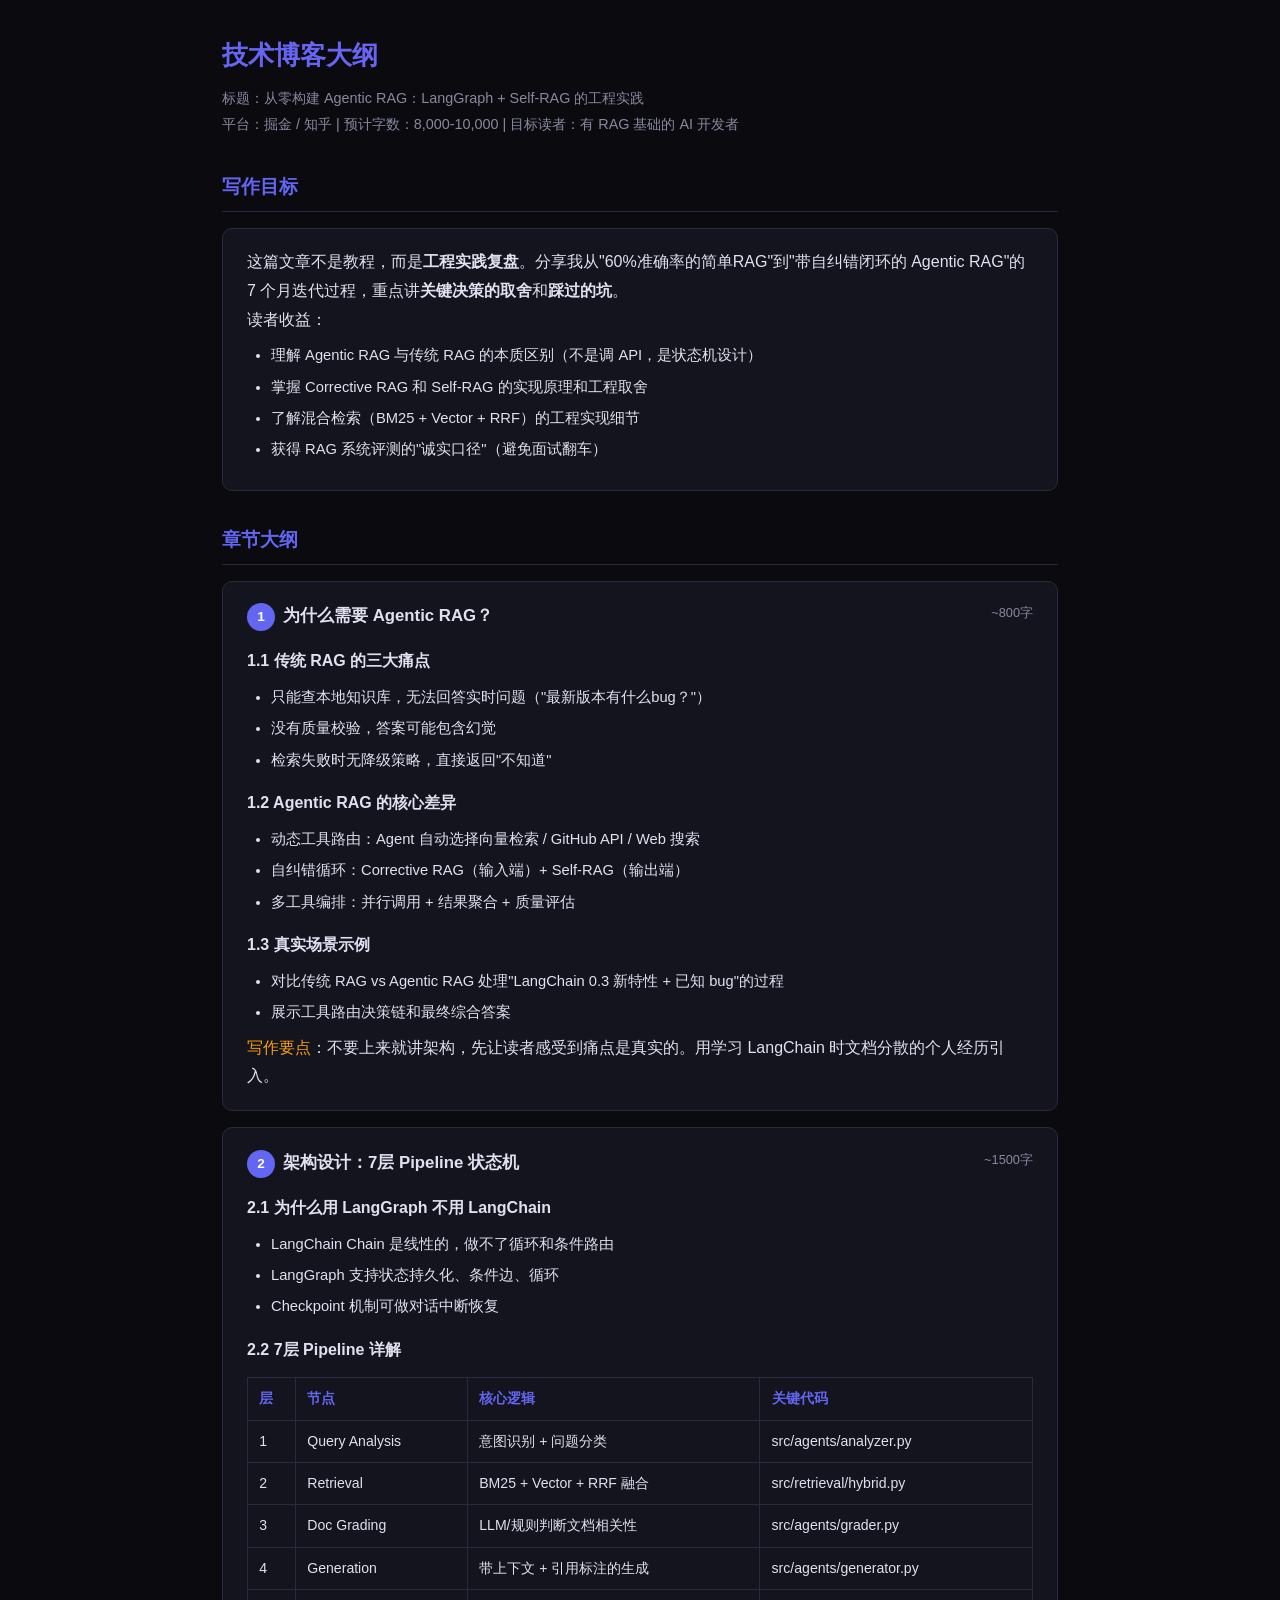
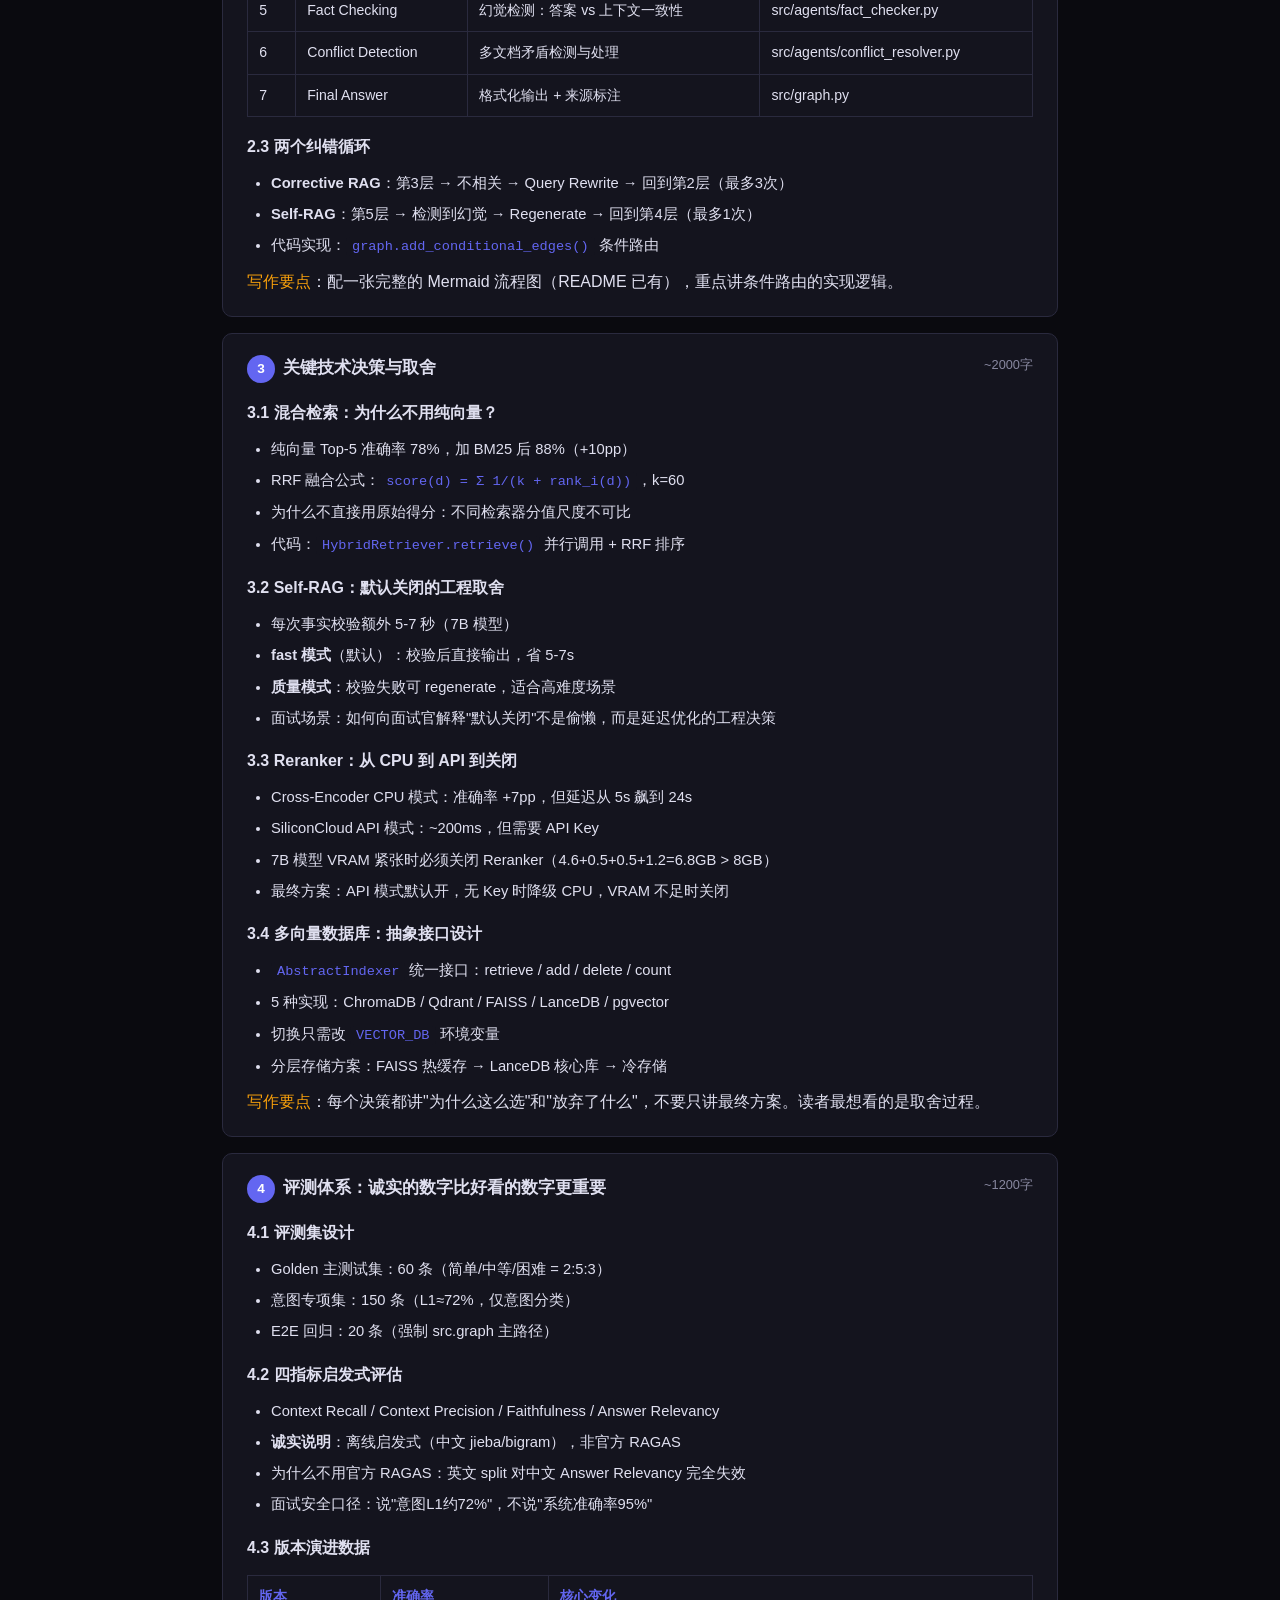
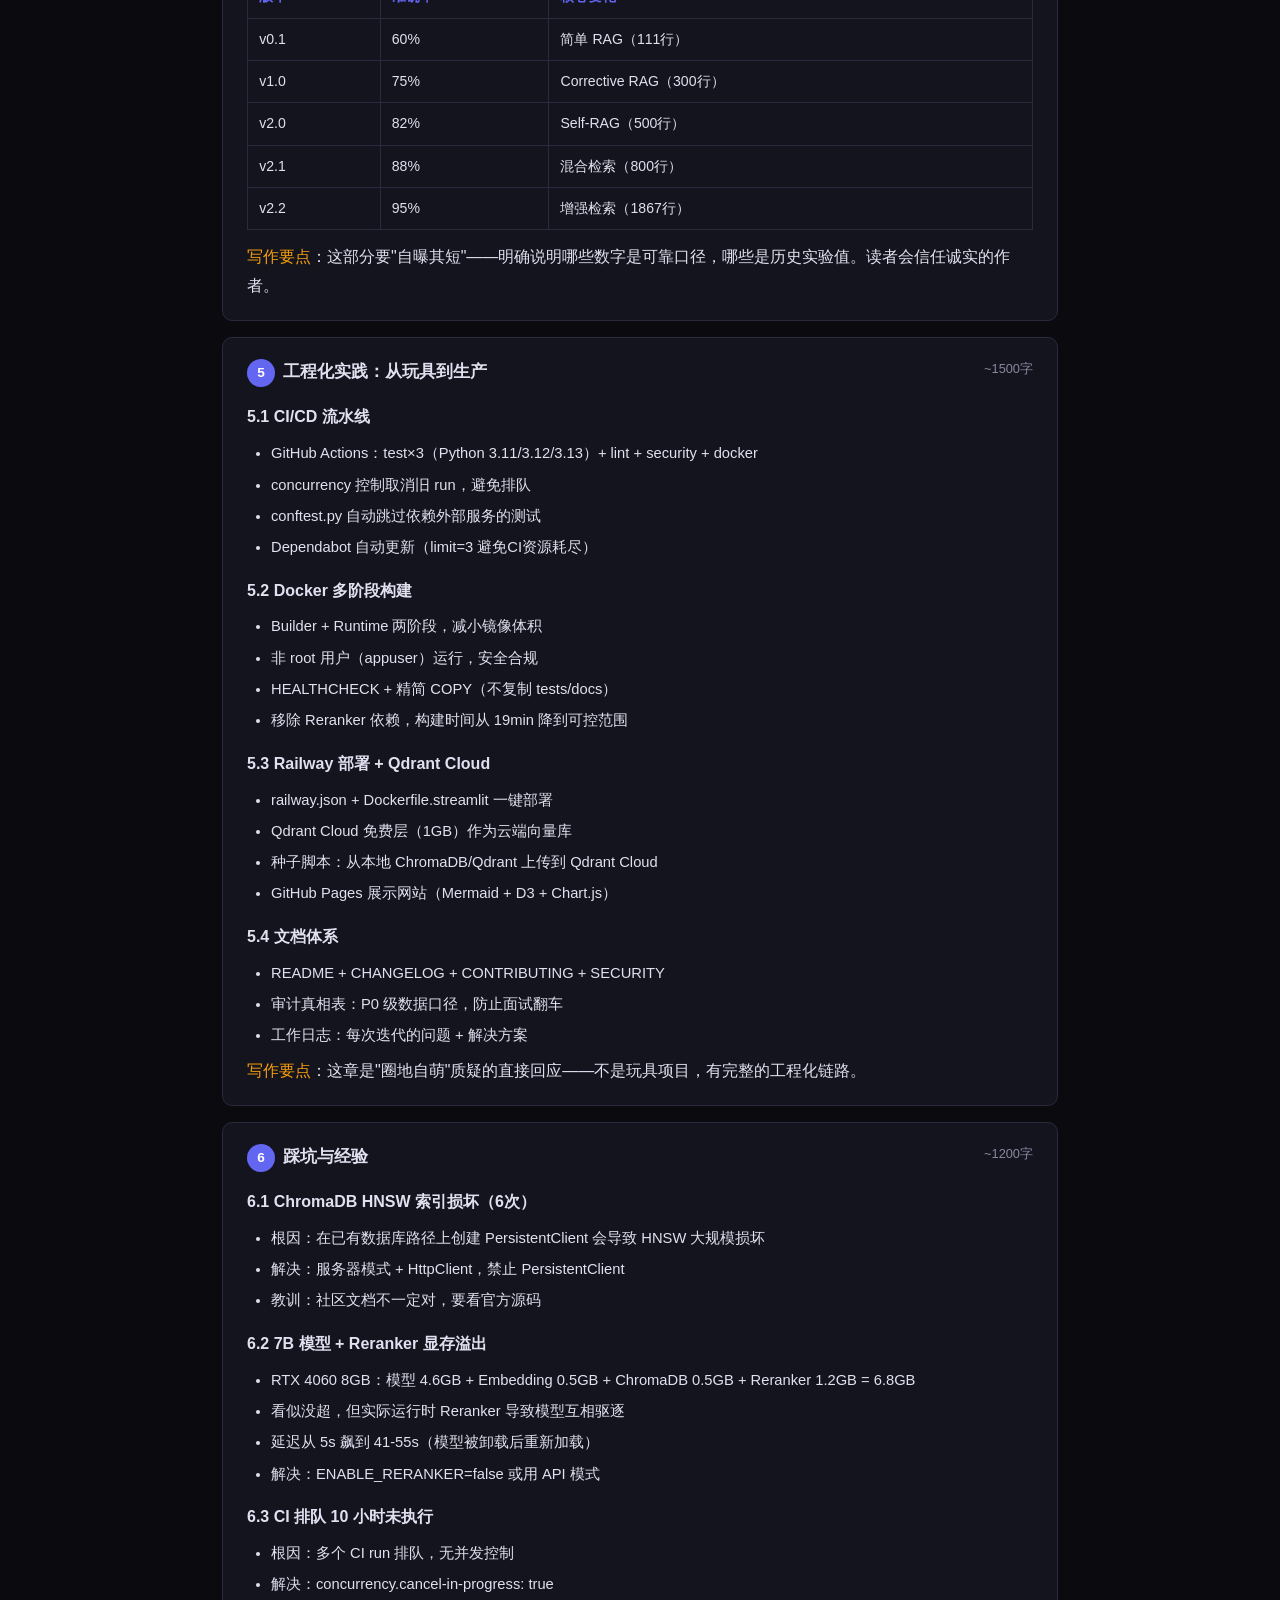
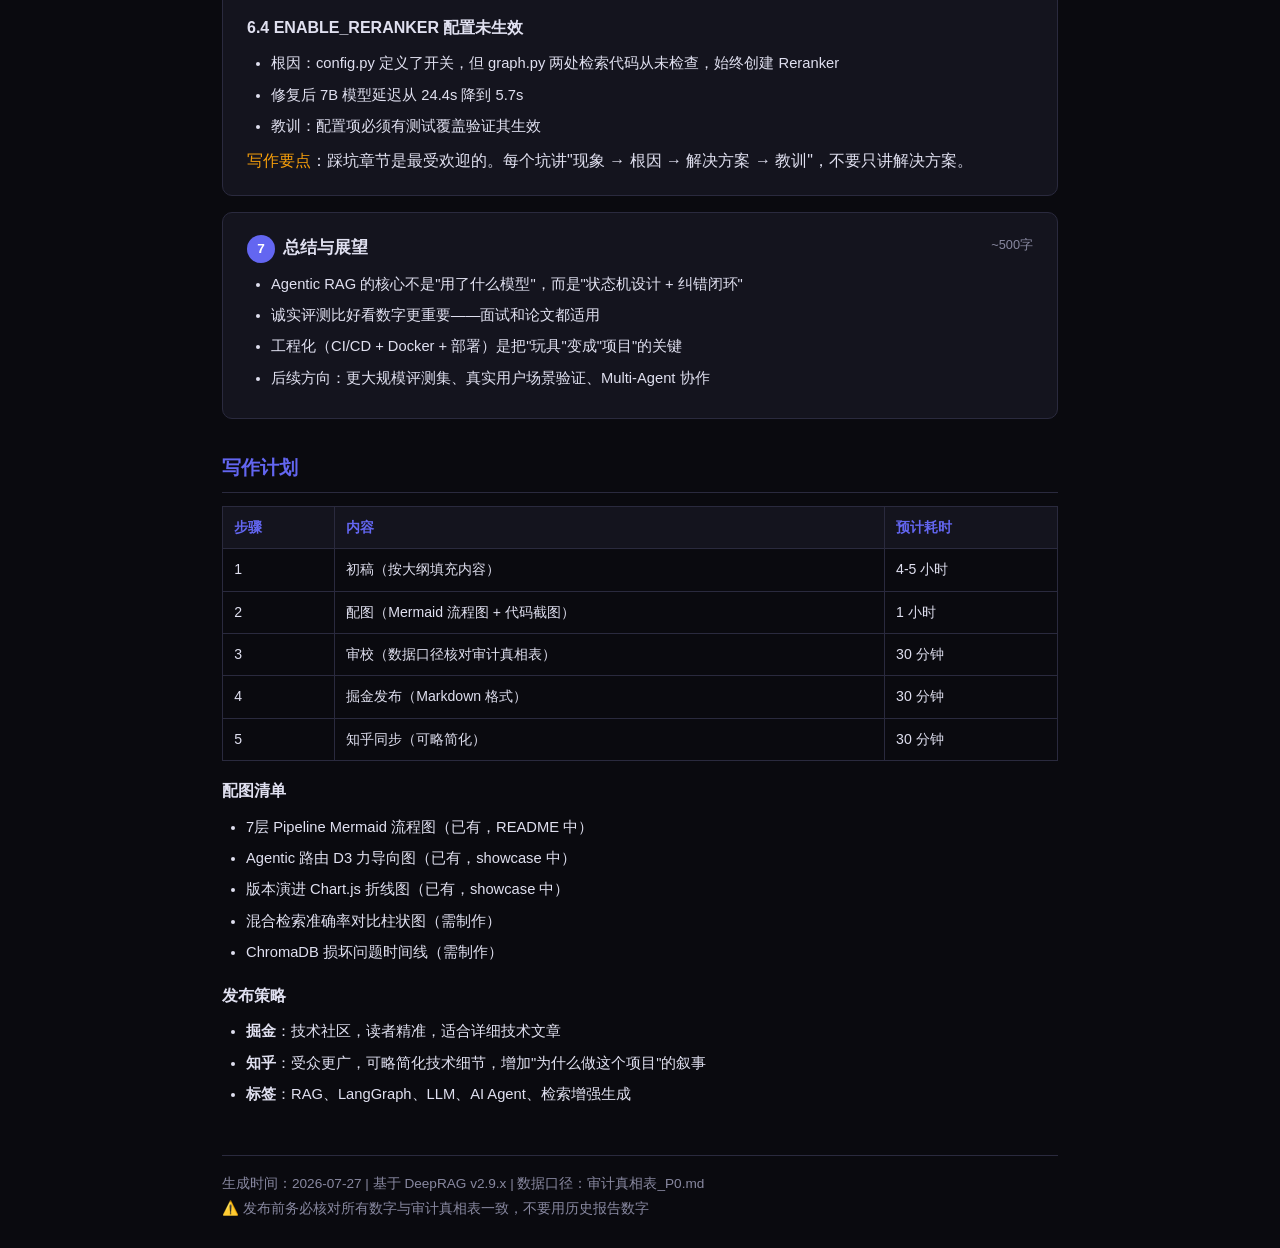
<file: docs/技术博客大纲_Agentic_RAG.html>
<!DOCTYPE html>
<html lang="zh-CN">
<head>
<meta charset="UTF-8">
<meta name="viewport" content="width=device-width, initial-scale=1.0">
<title>技术博客大纲 — 从零构建 Agentic RAG：LangGraph + Self-RAG 的工程实践</title>
<style>
  :root {
    --bg: #0a0a0f; --card: #14141e; --border: #2a2a3e;
    --text: #e0e0f0; --muted: #8888a0; --accent: #6366f1;
    --green: #10b981; --orange: #f59e0b;
  }
  * { margin: 0; padding: 0; box-sizing: border-box; }
  body { background: var(--bg); color: var(--text); font-family: 'Inter', -apple-system, 'Microsoft YaHei', sans-serif; line-height: 1.8; padding: 2rem; max-width: 900px; margin: 0 auto; }
  h1 { font-size: 1.6rem; background: linear-gradient(135deg, #6366f1, #8b5cf6); -webkit-background-clip: text; -webkit-text-fill-color: transparent; margin-bottom: 0.5rem; }
  h2 { font-size: 1.2rem; color: var(--accent); margin: 2rem 0 0.8rem; padding-bottom: 0.4rem; border-bottom: 1px solid var(--border); }
  h3 { font-size: 1rem; color: var(--text); margin: 1rem 0 0.4rem; }
  .meta { color: var(--muted); font-size: 0.9rem; margin-bottom: 2rem; }
  .chapter { background: var(--card); border: 1px solid var(--border); border-radius: 10px; padding: 1.2rem 1.5rem; margin: 1rem 0; }
  .chapter-num { display: inline-block; background: var(--accent); color: #fff; width: 28px; height: 28px; border-radius: 50%; text-align: center; line-height: 28px; font-weight: 700; font-size: 0.85rem; margin-right: 0.5rem; }
  .chapter-title { font-size: 1.05rem; font-weight: 600; }
  .est { float: right; color: var(--muted); font-size: 0.8rem; }
  ul { padding-left: 1.5rem; margin: 0.5rem 0; }
  li { margin: 0.3rem 0; font-size: 0.92rem; }
  code { background: var(--card); padding: 2px 6px; border-radius: 4px; font-family: 'JetBrains Mono', monospace; font-size: 0.85rem; color: var(--accent); }
  .highlight { color: var(--green); }
  .warn { color: var(--orange); }
  table { width: 100%; border-collapse: collapse; margin: 0.8rem 0; }
  th, td { padding: 0.5rem 0.7rem; border: 1px solid var(--border); text-align: left; font-size: 0.88rem; }
  th { background: var(--card); color: var(--accent); }
  .footer { margin-top: 3rem; padding-top: 1rem; border-top: 1px solid var(--border); color: var(--muted); font-size: 0.85rem; }
</style>
</head>
<body>

<h1>技术博客大纲</h1>
<p class="meta">标题：从零构建 Agentic RAG：LangGraph + Self-RAG 的工程实践<br>
平台：掘金 / 知乎 | 预计字数：8,000-10,000 | 目标读者：有 RAG 基础的 AI 开发者</p>

<!-- ==================== 引言 ==================== -->

<h2>写作目标</h2>
<div class="chapter">
<p>这篇文章不是教程，而是<strong>工程实践复盘</strong>。分享我从"60%准确率的简单RAG"到"带自纠错闭环的 Agentic RAG"的 7 个月迭代过程，重点讲<strong>关键决策的取舍</strong>和<strong>踩过的坑</strong>。</p>
<p>读者收益：</p>
<ul>
<li>理解 Agentic RAG 与传统 RAG 的本质区别（不是调 API，是状态机设计）</li>
<li>掌握 Corrective RAG 和 Self-RAG 的实现原理和工程取舍</li>
<li>了解混合检索（BM25 + Vector + RRF）的工程实现细节</li>
<li>获得 RAG 系统评测的"诚实口径"（避免面试翻车）</li>
</ul>
</div>

<!-- ==================== 章节大纲 ==================== -->

<h2>章节大纲</h2>

<!-- 第一章 -->
<div class="chapter">
<span class="chapter-num">1</span><span class="chapter-title">为什么需要 Agentic RAG？</span><span class="est">~800字</span>
<h3>1.1 传统 RAG 的三大痛点</h3>
<ul>
<li>只能查本地知识库，无法回答实时问题（"最新版本有什么bug？"）</li>
<li>没有质量校验，答案可能包含幻觉</li>
<li>检索失败时无降级策略，直接返回"不知道"</li>
</ul>
<h3>1.2 Agentic RAG 的核心差异</h3>
<ul>
<li>动态工具路由：Agent 自动选择向量检索 / GitHub API / Web 搜索</li>
<li>自纠错循环：Corrective RAG（输入端）+ Self-RAG（输出端）</li>
<li>多工具编排：并行调用 + 结果聚合 + 质量评估</li>
</ul>
<h3>1.3 真实场景示例</h3>
<ul>
<li>对比传统 RAG vs Agentic RAG 处理"LangChain 0.3 新特性 + 已知 bug"的过程</li>
<li>展示工具路由决策链和最终综合答案</li>
</ul>
<p><span class="warn">写作要点</span>：不要上来就讲架构，先让读者感受到痛点是真实的。用学习 LangChain 时文档分散的个人经历引入。</p>
</div>

<!-- 第二章 -->
<div class="chapter">
<span class="chapter-num">2</span><span class="chapter-title">架构设计：7层 Pipeline 状态机</span><span class="est">~1500字</span>
<h3>2.1 为什么用 LangGraph 不用 LangChain</h3>
<ul>
<li>LangChain Chain 是线性的，做不了循环和条件路由</li>
<li>LangGraph 支持状态持久化、条件边、循环</li>
<li>Checkpoint 机制可做对话中断恢复</li>
</ul>
<h3>2.2 7层 Pipeline 详解</h3>
<table>
<tr><th>层</th><th>节点</th><th>核心逻辑</th><th>关键代码</th></tr>
<tr><td>1</td><td>Query Analysis</td><td>意图识别 + 问题分类</td><td>src/agents/analyzer.py</td></tr>
<tr><td>2</td><td>Retrieval</td><td>BM25 + Vector + RRF 融合</td><td>src/retrieval/hybrid.py</td></tr>
<tr><td>3</td><td>Doc Grading</td><td>LLM/规则判断文档相关性</td><td>src/agents/grader.py</td></tr>
<tr><td>4</td><td>Generation</td><td>带上下文 + 引用标注的生成</td><td>src/agents/generator.py</td></tr>
<tr><td>5</td><td>Fact Checking</td><td>幻觉检测：答案 vs 上下文一致性</td><td>src/agents/fact_checker.py</td></tr>
<tr><td>6</td><td>Conflict Detection</td><td>多文档矛盾检测与处理</td><td>src/agents/conflict_resolver.py</td></tr>
<tr><td>7</td><td>Final Answer</td><td>格式化输出 + 来源标注</td><td>src/graph.py</td></tr>
</table>
<h3>2.3 两个纠错循环</h3>
<ul>
<li><strong>Corrective RAG</strong>：第3层 → 不相关 → Query Rewrite → 回到第2层（最多3次）</li>
<li><strong>Self-RAG</strong>：第5层 → 检测到幻觉 → Regenerate → 回到第4层（最多1次）</li>
<li>代码实现：<code>graph.add_conditional_edges()</code> 条件路由</li>
</ul>
<p><span class="warn">写作要点</span>：配一张完整的 Mermaid 流程图（README 已有），重点讲条件路由的实现逻辑。</p>
</div>

<!-- 第三章 -->
<div class="chapter">
<span class="chapter-num">3</span><span class="chapter-title">关键技术决策与取舍</span><span class="est">~2000字</span>
<h3>3.1 混合检索：为什么不用纯向量？</h3>
<ul>
<li>纯向量 Top-5 准确率 78%，加 BM25 后 88%（+10pp）</li>
<li>RRF 融合公式：<code>score(d) = Σ 1/(k + rank_i(d))</code>，k=60</li>
<li>为什么不直接用原始得分：不同检索器分值尺度不可比</li>
<li>代码：<code>HybridRetriever.retrieve()</code> 并行调用 + RRF 排序</li>
</ul>
<h3>3.2 Self-RAG：默认关闭的工程取舍</h3>
<ul>
<li>每次事实校验额外 5-7 秒（7B 模型）</li>
<li><strong>fast 模式</strong>（默认）：校验后直接输出，省 5-7s</li>
<li><strong>质量模式</strong>：校验失败可 regenerate，适合高难度场景</li>
<li>面试场景：如何向面试官解释"默认关闭"不是偷懒，而是延迟优化的工程决策</li>
</ul>
<h3>3.3 Reranker：从 CPU 到 API 到关闭</h3>
<ul>
<li>Cross-Encoder CPU 模式：准确率 +7pp，但延迟从 5s 飙到 24s</li>
<li>SiliconCloud API 模式：~200ms，但需要 API Key</li>
<li>7B 模型 VRAM 紧张时必须关闭 Reranker（4.6+0.5+0.5+1.2=6.8GB > 8GB）</li>
<li>最终方案：API 模式默认开，无 Key 时降级 CPU，VRAM 不足时关闭</li>
</ul>
<h3>3.4 多向量数据库：抽象接口设计</h3>
<ul>
<li><code>AbstractIndexer</code> 统一接口：retrieve / add / delete / count</li>
<li>5 种实现：ChromaDB / Qdrant / FAISS / LanceDB / pgvector</li>
<li>切换只需改 <code>VECTOR_DB</code> 环境变量</li>
<li>分层存储方案：FAISS 热缓存 → LanceDB 核心库 → 冷存储</li>
</ul>
<p><span class="warn">写作要点</span>：每个决策都讲"为什么这么选"和"放弃了什么"，不要只讲最终方案。读者最想看的是取舍过程。</p>
</div>

<!-- 第四章 -->
<div class="chapter">
<span class="chapter-num">4</span><span class="chapter-title">评测体系：诚实的数字比好看的数字更重要</span><span class="est">~1200字</span>
<h3>4.1 评测集设计</h3>
<ul>
<li>Golden 主测试集：60 条（简单/中等/困难 = 2:5:3）</li>
<li>意图专项集：150 条（L1≈72%，仅意图分类）</li>
<li>E2E 回归：20 条（强制 src.graph 主路径）</li>
</ul>
<h3>4.2 四指标启发式评估</h3>
<ul>
<li>Context Recall / Context Precision / Faithfulness / Answer Relevancy</li>
<li><strong>诚实说明</strong>：离线启发式（中文 jieba/bigram），非官方 RAGAS</li>
<li>为什么不用官方 RAGAS：英文 split 对中文 Answer Relevancy 完全失效</li>
<li>面试安全口径：说"意图L1约72%"，不说"系统准确率95%"</li>
</ul>
<h3>4.3 版本演进数据</h3>
<table>
<tr><th>版本</th><th>准确率</th><th>核心变化</th></tr>
<tr><td>v0.1</td><td>60%</td><td>简单 RAG（111行）</td></tr>
<tr><td>v1.0</td><td>75%</td><td>Corrective RAG（300行）</td></tr>
<tr><td>v2.0</td><td>82%</td><td>Self-RAG（500行）</td></tr>
<tr><td>v2.1</td><td>88%</td><td>混合检索（800行）</td></tr>
<tr><td>v2.2</td><td>95%</td><td>增强检索（1867行）</td></tr>
</table>
<p><span class="warn">写作要点</span>：这部分要"自曝其短"——明确说明哪些数字是可靠口径，哪些是历史实验值。读者会信任诚实的作者。</p>
</div>

<!-- 第五章 -->
<div class="chapter">
<span class="chapter-num">5</span><span class="chapter-title">工程化实践：从玩具到生产</span><span class="est">~1500字</span>
<h3>5.1 CI/CD 流水线</h3>
<ul>
<li>GitHub Actions：test×3（Python 3.11/3.12/3.13）+ lint + security + docker</li>
<li>concurrency 控制取消旧 run，避免排队</li>
<li>conftest.py 自动跳过依赖外部服务的测试</li>
<li>Dependabot 自动更新（limit=3 避免CI资源耗尽）</li>
</ul>
<h3>5.2 Docker 多阶段构建</h3>
<ul>
<li>Builder + Runtime 两阶段，减小镜像体积</li>
<li>非 root 用户（appuser）运行，安全合规</li>
<li>HEALTHCHECK + 精简 COPY（不复制 tests/docs）</li>
<li>移除 Reranker 依赖，构建时间从 19min 降到可控范围</li>
</ul>
<h3>5.3 Railway 部署 + Qdrant Cloud</h3>
<ul>
<li>railway.json + Dockerfile.streamlit 一键部署</li>
<li>Qdrant Cloud 免费层（1GB）作为云端向量库</li>
<li>种子脚本：从本地 ChromaDB/Qdrant 上传到 Qdrant Cloud</li>
<li>GitHub Pages 展示网站（Mermaid + D3 + Chart.js）</li>
</ul>
<h3>5.4 文档体系</h3>
<ul>
<li>README + CHANGELOG + CONTRIBUTING + SECURITY</li>
<li>审计真相表：P0 级数据口径，防止面试翻车</li>
<li>工作日志：每次迭代的问题 + 解决方案</li>
</ul>
<p><span class="warn">写作要点</span>：这章是"圈地自萌"质疑的直接回应——不是玩具项目，有完整的工程化链路。</p>
</div>

<!-- 第六章 -->
<div class="chapter">
<span class="chapter-num">6</span><span class="chapter-title">踩坑与经验</span><span class="est">~1200字</span>
<h3>6.1 ChromaDB HNSW 索引损坏（6次）</h3>
<ul>
<li>根因：在已有数据库路径上创建 PersistentClient 会导致 HNSW 大规模损坏</li>
<li>解决：服务器模式 + HttpClient，禁止 PersistentClient</li>
<li>教训：社区文档不一定对，要看官方源码</li>
</ul>
<h3>6.2 7B 模型 + Reranker 显存溢出</h3>
<ul>
<li>RTX 4060 8GB：模型 4.6GB + Embedding 0.5GB + ChromaDB 0.5GB + Reranker 1.2GB = 6.8GB</li>
<li>看似没超，但实际运行时 Reranker 导致模型互相驱逐</li>
<li>延迟从 5s 飙到 41-55s（模型被卸载后重新加载）</li>
<li>解决：ENABLE_RERANKER=false 或用 API 模式</li>
</ul>
<h3>6.3 CI 排队 10 小时未执行</h3>
<ul>
<li>根因：多个 CI run 排队，无并发控制</li>
<li>解决：concurrency.cancel-in-progress: true</li>
</ul>
<h3>6.4 ENABLE_RERANKER 配置未生效</h3>
<ul>
<li>根因：config.py 定义了开关，但 graph.py 两处检索代码从未检查，始终创建 Reranker</li>
<li>修复后 7B 模型延迟从 24.4s 降到 5.7s</li>
<li>教训：配置项必须有测试覆盖验证其生效</li>
</ul>
<p><span class="warn">写作要点</span>：踩坑章节是最受欢迎的。每个坑讲"现象 → 根因 → 解决方案 → 教训"，不要只讲解决方案。</p>
</div>

<!-- 第七章 -->
<div class="chapter">
<span class="chapter-num">7</span><span class="chapter-title">总结与展望</span><span class="est">~500字</span>
<ul>
<li>Agentic RAG 的核心不是"用了什么模型"，而是"状态机设计 + 纠错闭环"</li>
<li>诚实评测比好看数字更重要——面试和论文都适用</li>
<li>工程化（CI/CD + Docker + 部署）是把"玩具"变成"项目"的关键</li>
<li>后续方向：更大规模评测集、真实用户场景验证、Multi-Agent 协作</li>
</ul>
</div>

<!-- ==================== 写作计划 ==================== -->

<h2>写作计划</h2>
<table>
<tr><th>步骤</th><th>内容</th><th>预计耗时</th></tr>
<tr><td>1</td><td>初稿（按大纲填充内容）</td><td>4-5 小时</td></tr>
<tr><td>2</td><td>配图（Mermaid 流程图 + 代码截图）</td><td>1 小时</td></tr>
<tr><td>3</td><td>审校（数据口径核对审计真相表）</td><td>30 分钟</td></tr>
<tr><td>4</td><td>掘金发布（Markdown 格式）</td><td>30 分钟</td></tr>
<tr><td>5</td><td>知乎同步（可略简化）</td><td>30 分钟</td></tr>
</table>

<h3>配图清单</h3>
<ul>
<li>7层 Pipeline Mermaid 流程图（已有，README 中）</li>
<li>Agentic 路由 D3 力导向图（已有，showcase 中）</li>
<li>版本演进 Chart.js 折线图（已有，showcase 中）</li>
<li>混合检索准确率对比柱状图（需制作）</li>
<li>ChromaDB 损坏问题时间线（需制作）</li>
</ul>

<h3>发布策略</h3>
<ul>
<li><strong>掘金</strong>：技术社区，读者精准，适合详细技术文章</li>
<li><strong>知乎</strong>：受众更广，可略简化技术细节，增加"为什么做这个项目"的叙事</li>
<li><strong>标签</strong>：RAG、LangGraph、LLM、AI Agent、检索增强生成</li>
</ul>

<div class="footer">
<p>生成时间：2026-07-27 | 基于 DeepRAG v2.9.x | 数据口径：审计真相表_P0.md</p>
<p>⚠️ 发布前务必核对所有数字与审计真相表一致，不要用历史报告数字</p>
</div>

</body>
</html>
</file>
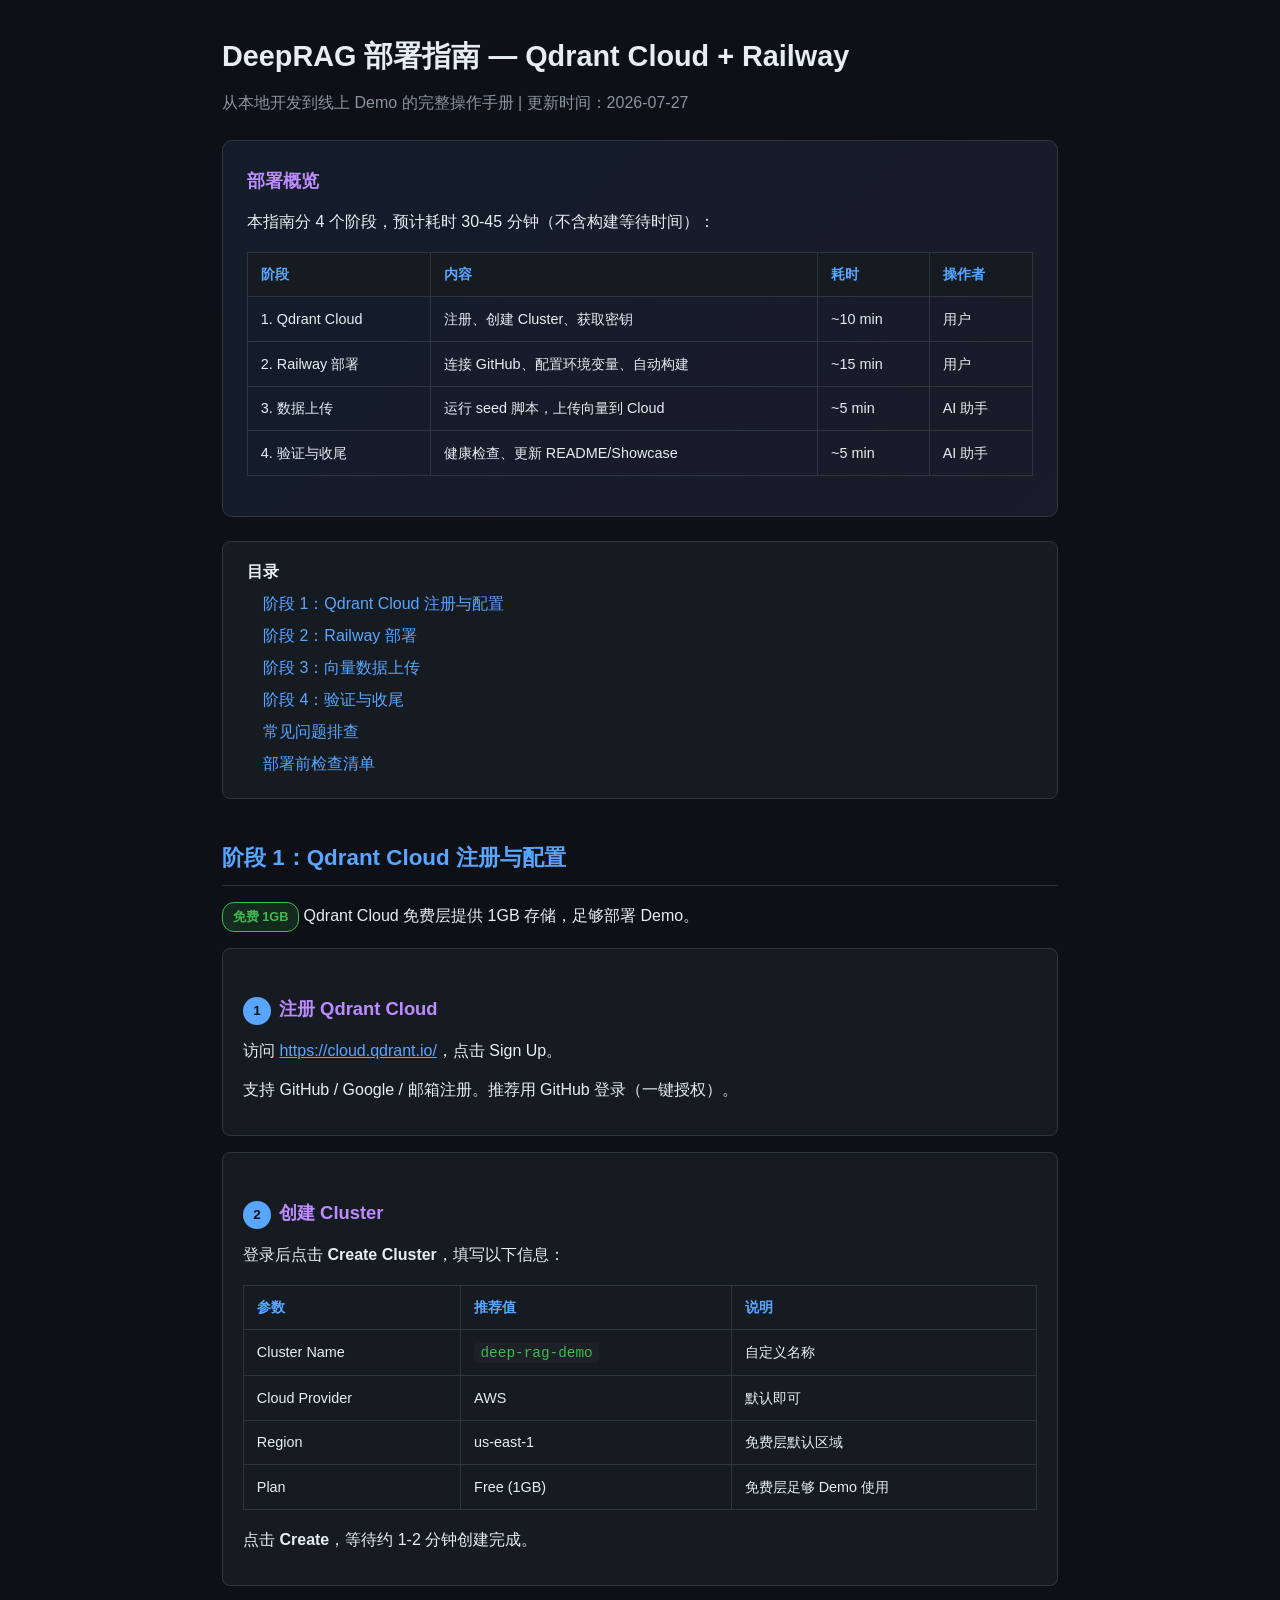
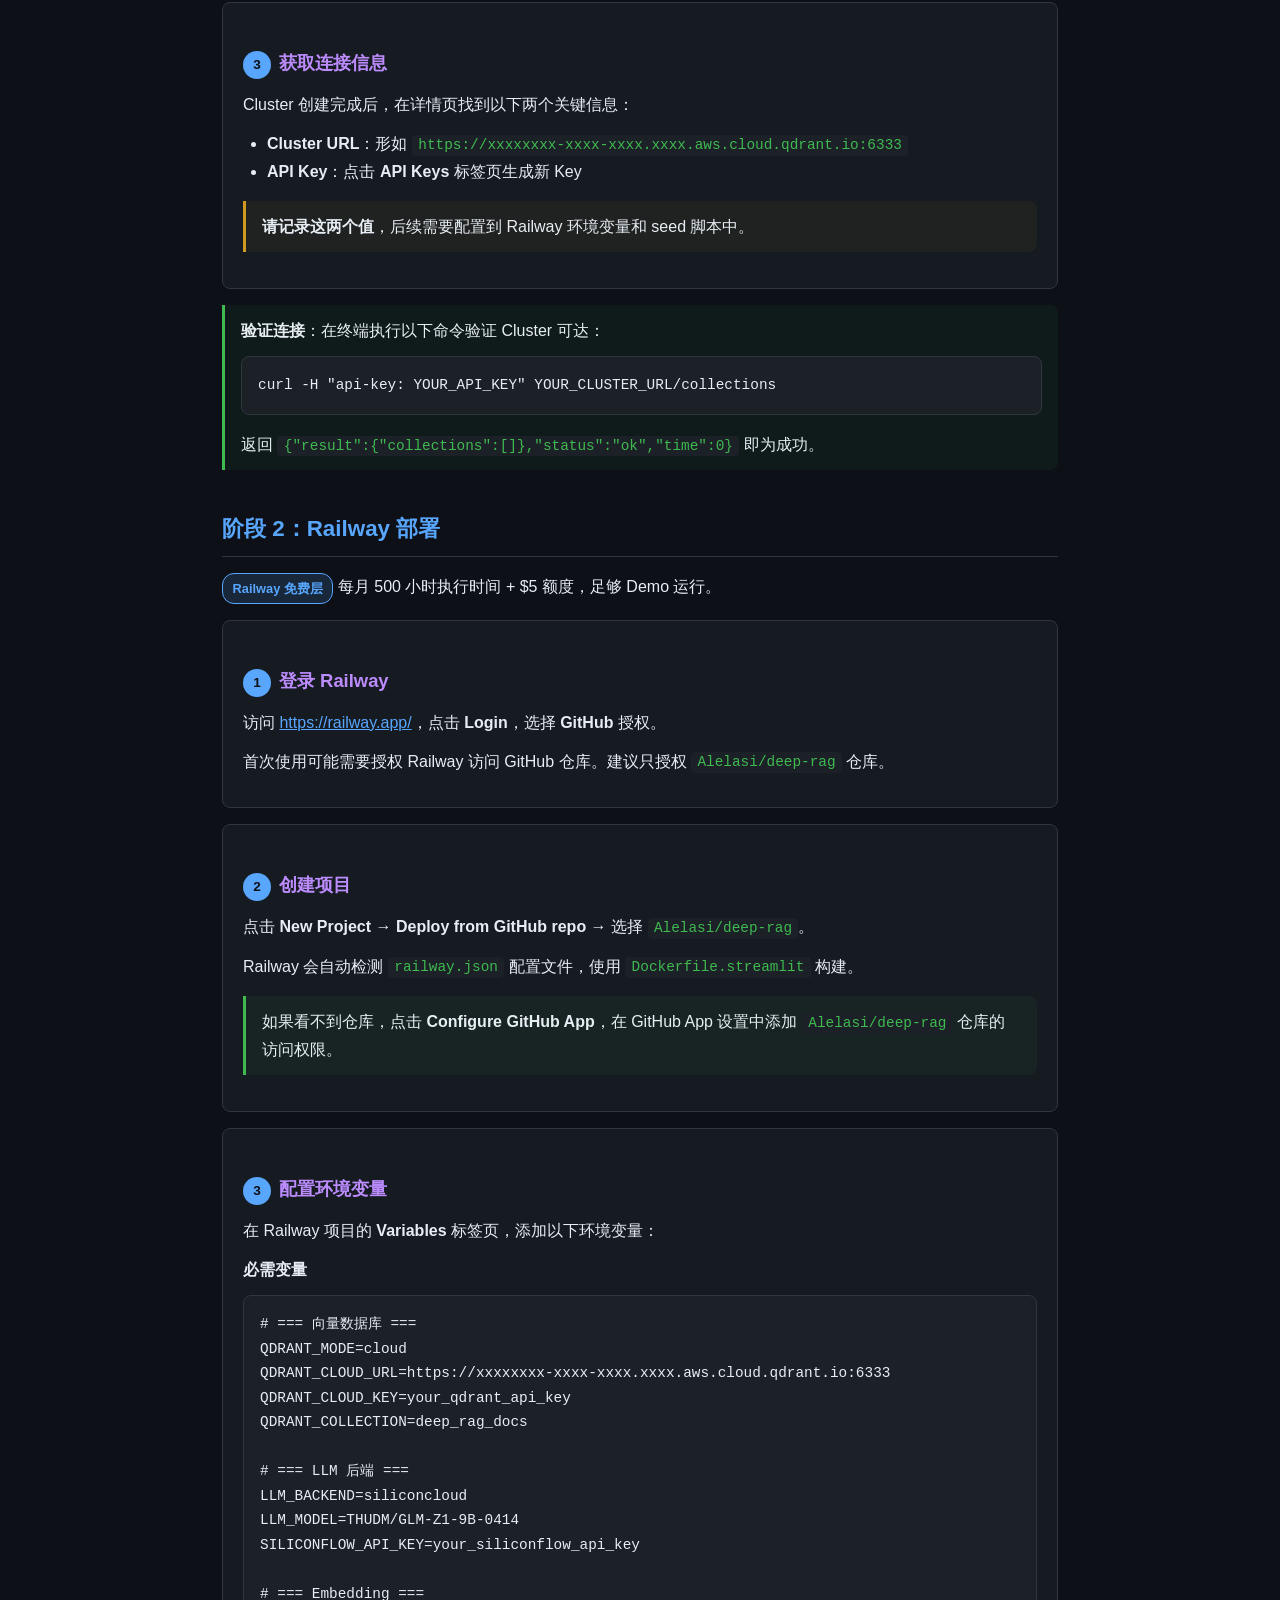
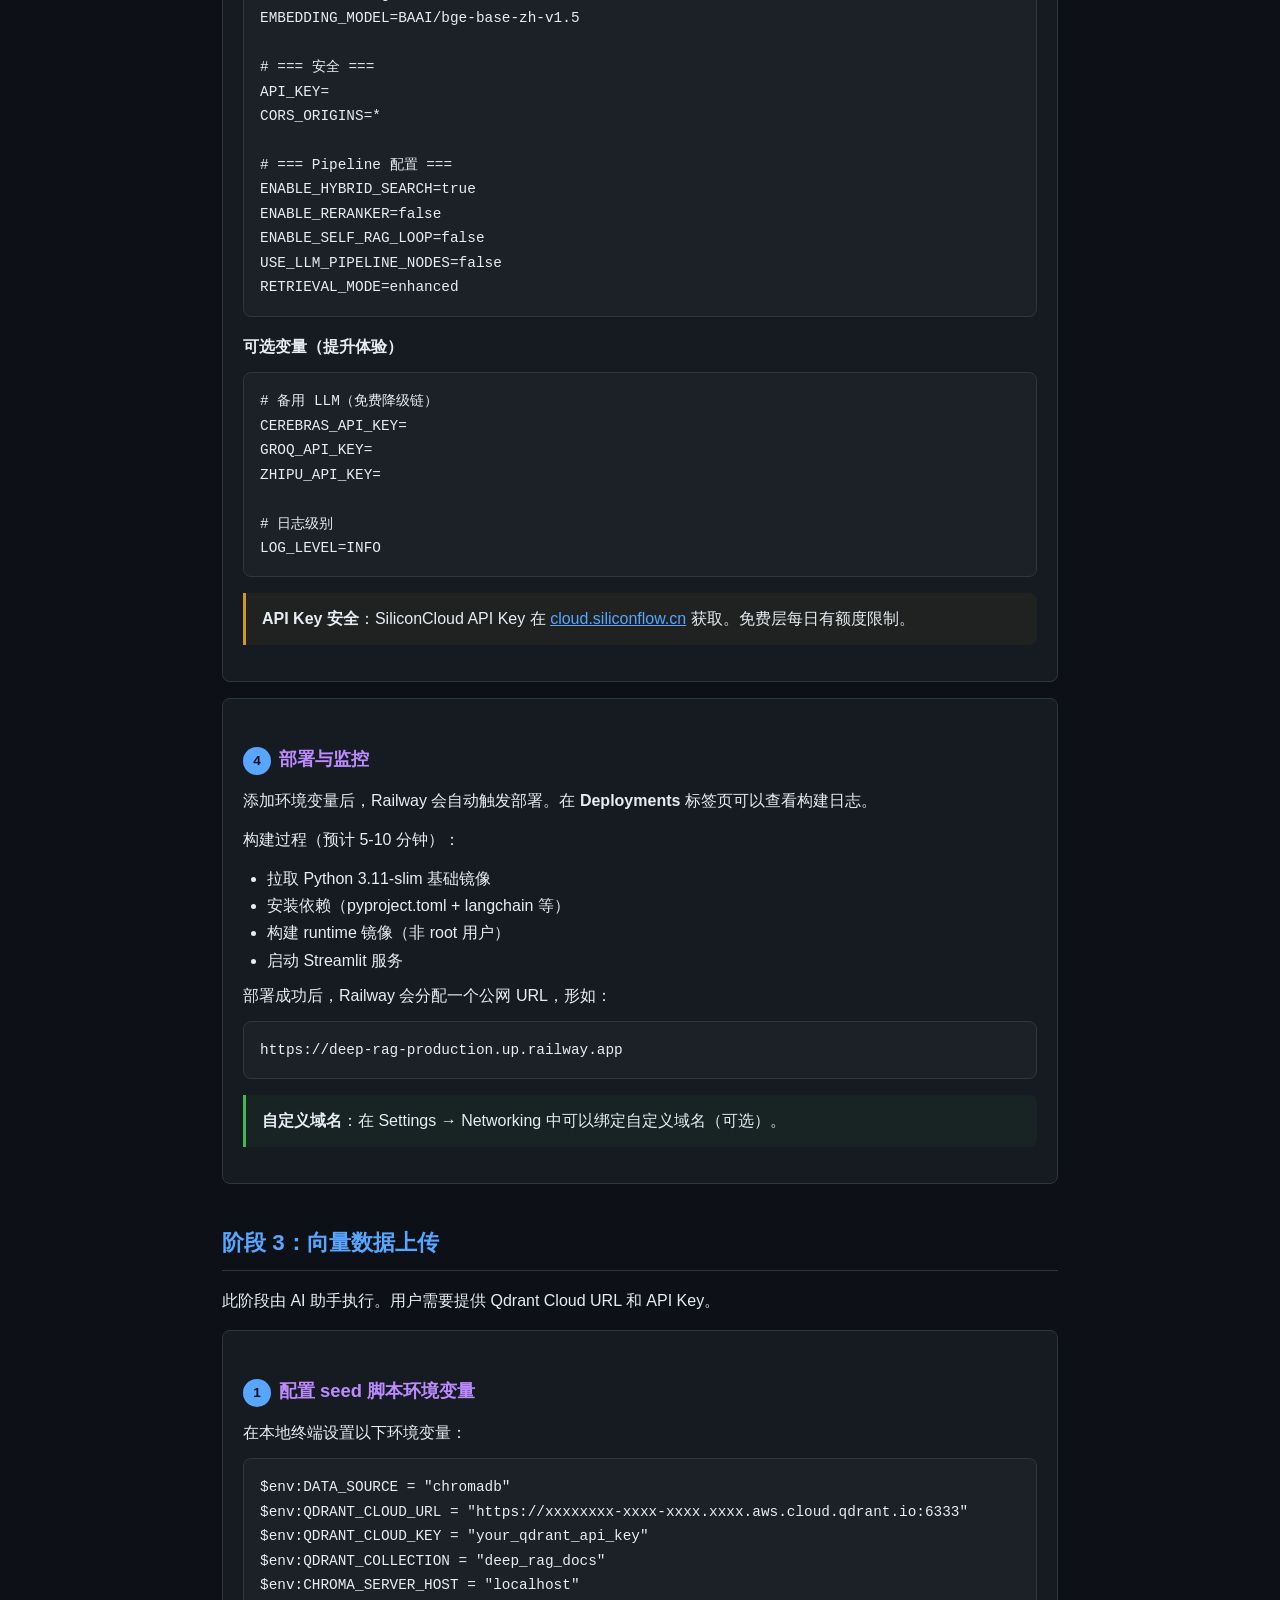
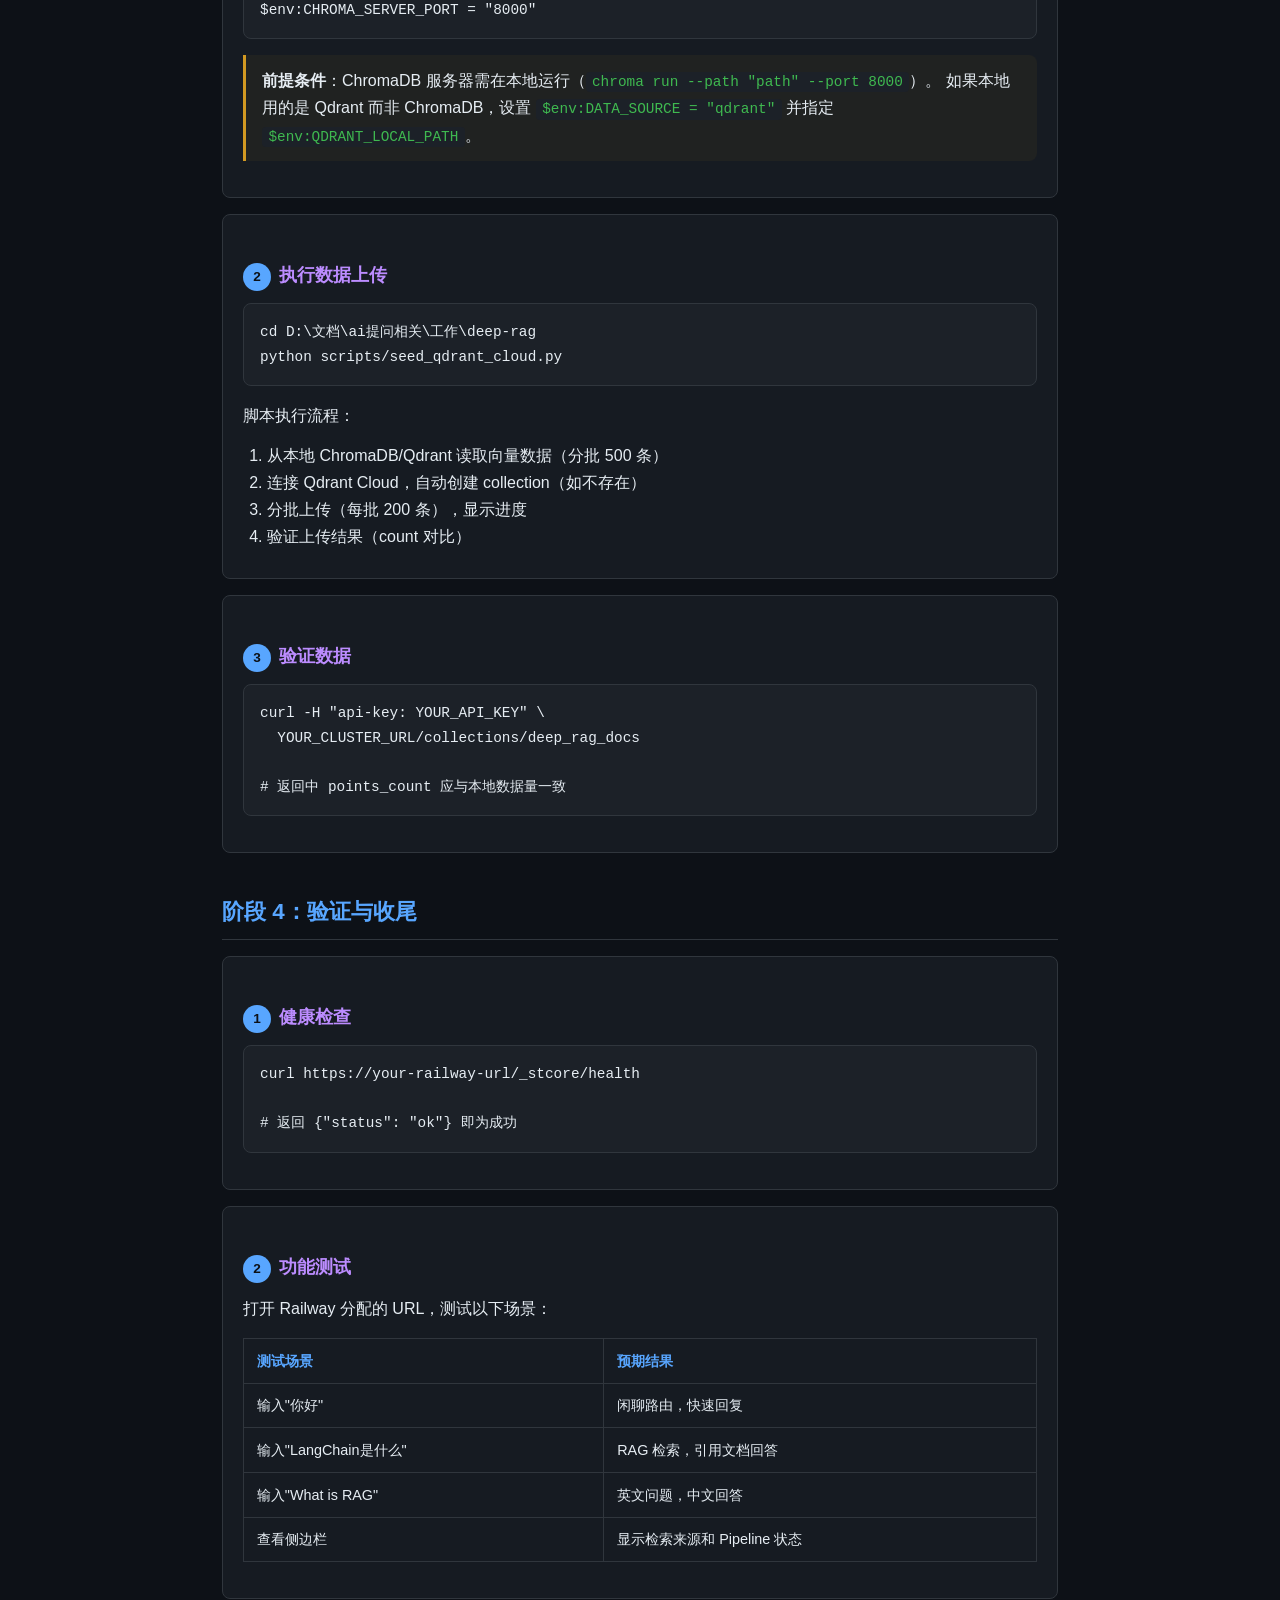
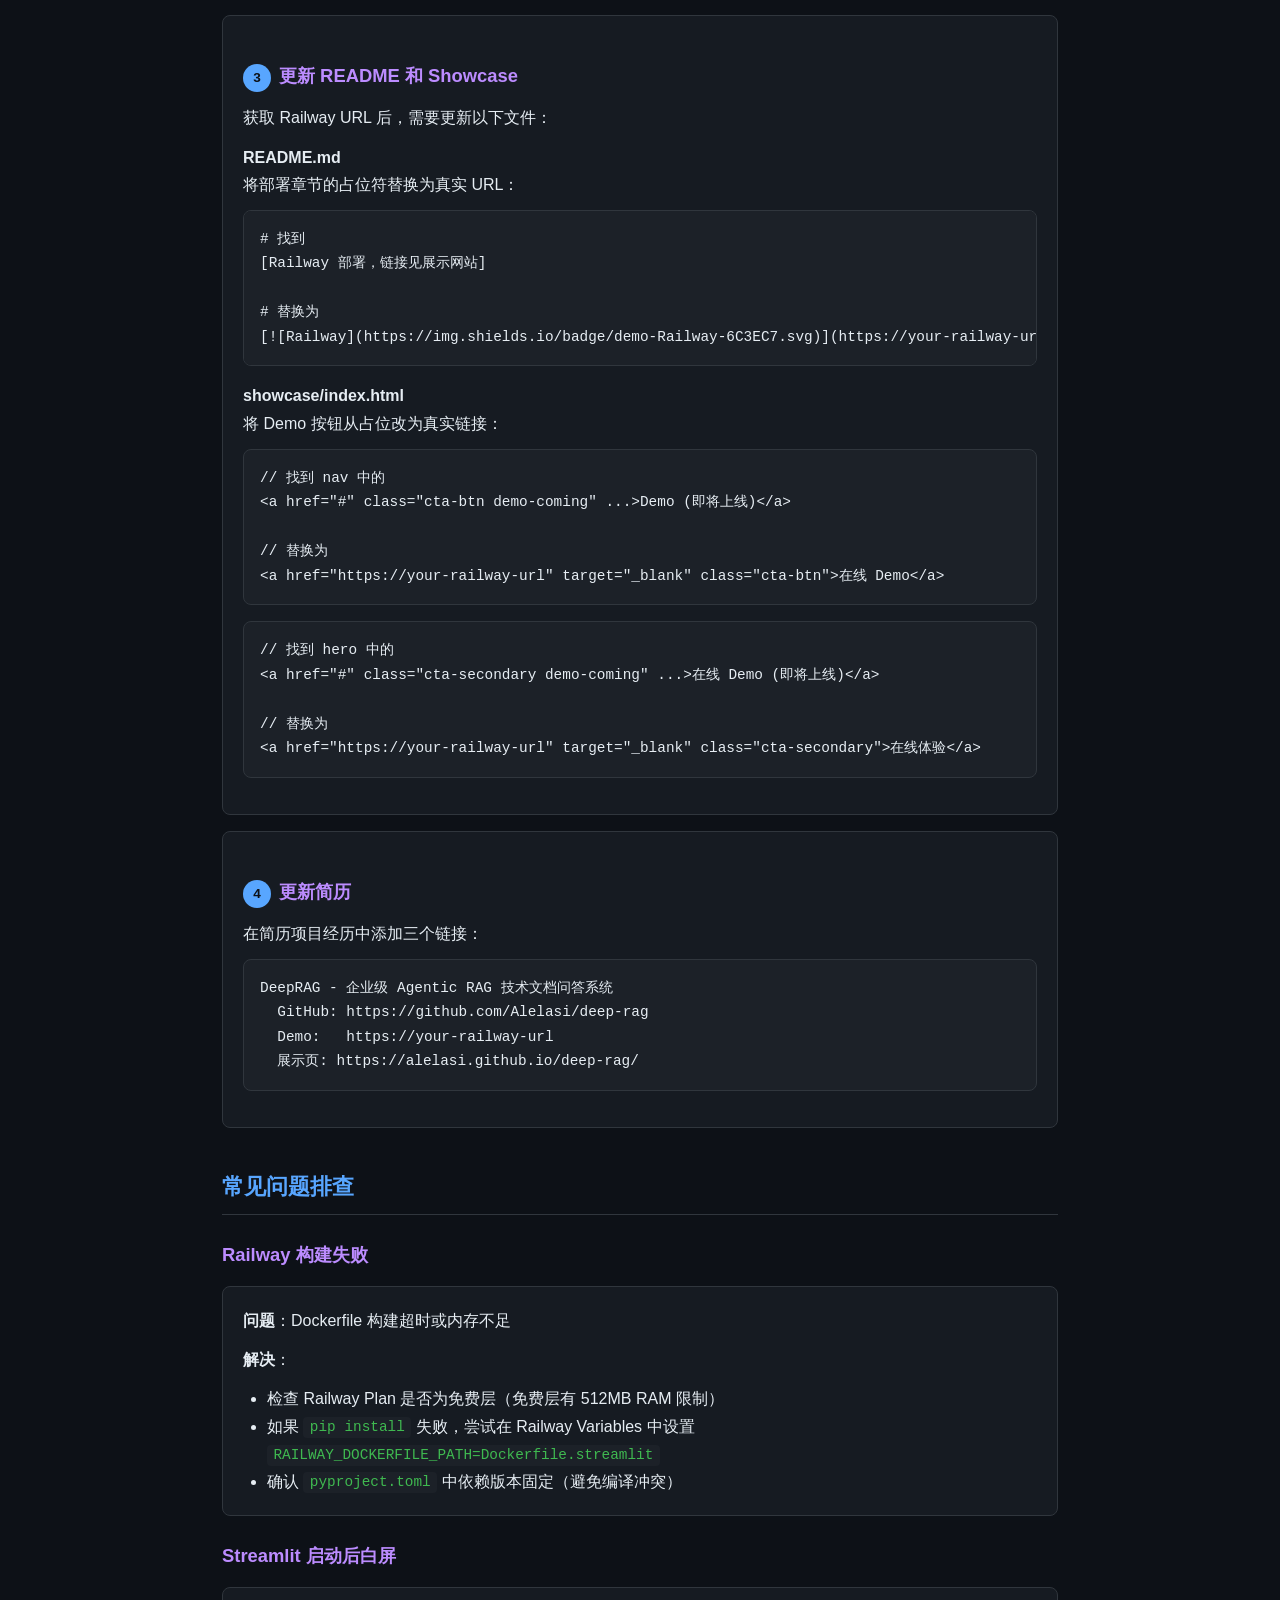
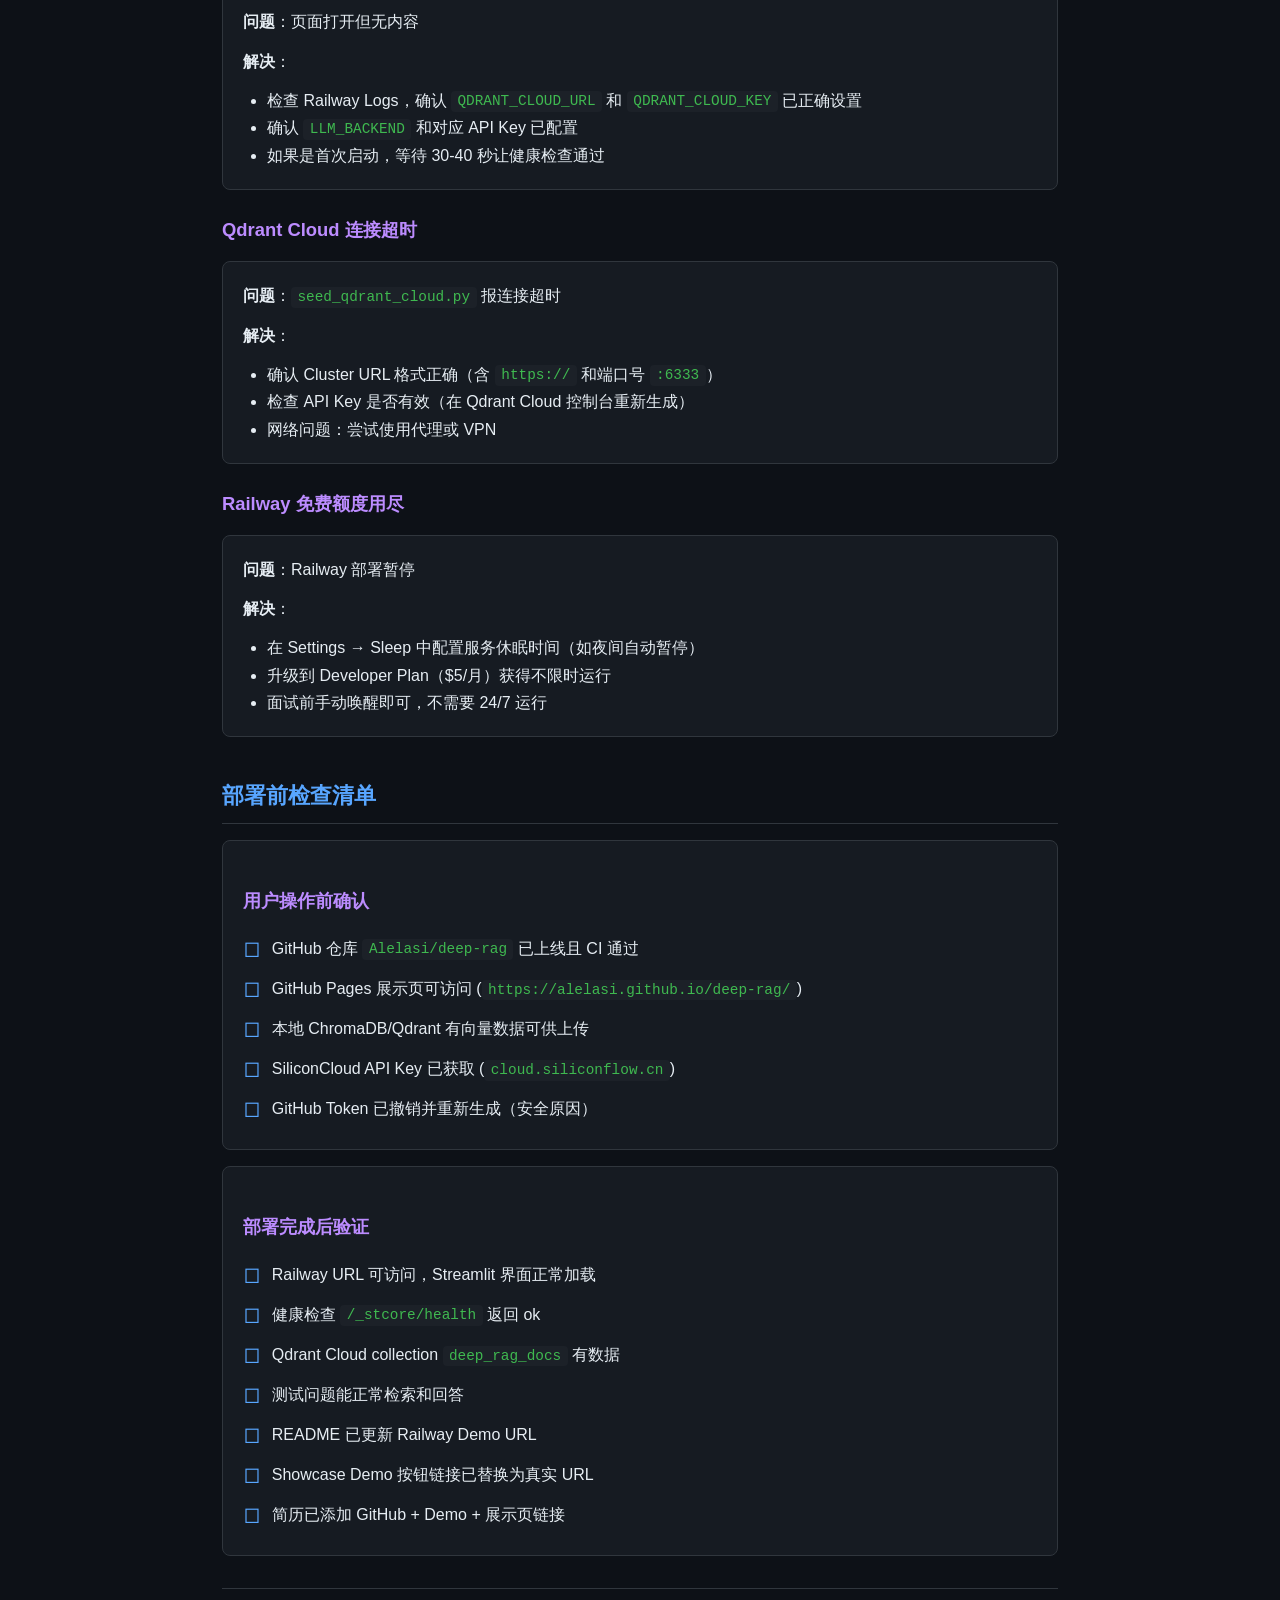
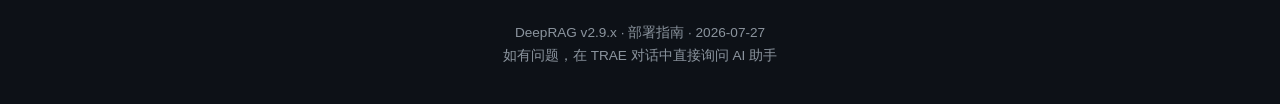
<file: docs/部署指南_QdrantCloud_Railway.html>
<!DOCTYPE html>
<html lang="zh-CN">
<head>
<meta charset="UTF-8">
<meta name="viewport" content="width=device-width, initial-scale=1.0">
<title>DeepRAG 部署指南 - Qdrant Cloud + Railway</title>
<style>
  :root {
    --bg: #0d1117;
    --bg-card: #161b22;
    --bg-code: #1c2128;
    --border: #30363d;
    --text: #e6edf3;
    --text-dim: #8b949e;
    --accent: #58a6ff;
    --accent-green: #3fb950;
    --accent-yellow: #d29922;
    --accent-red: #f85149;
    --accent-purple: #bc8cff;
  }
  * { margin: 0; padding: 0; box-sizing: border-box; }
  body {
    font-family: -apple-system, BlinkMacSystemFont, 'Segoe UI', 'Noto Sans CJK SC', sans-serif;
    background: var(--bg);
    color: var(--text);
    line-height: 1.7;
    padding: 2rem;
    max-width: 900px;
    margin: 0 auto;
  }
  h1 { font-size: 1.8rem; margin-bottom: 0.5rem; }
  h2 {
    font-size: 1.4rem;
    margin-top: 2.5rem;
    margin-bottom: 1rem;
    padding-bottom: 0.5rem;
    border-bottom: 1px solid var(--border);
    color: var(--accent);
  }
  h3 { font-size: 1.15rem; margin-top: 1.5rem; margin-bottom: 0.75rem; color: var(--accent-purple); }
  p { margin-bottom: 0.75rem; }
  code {
    background: var(--bg-code);
    padding: 0.15rem 0.4rem;
    border-radius: 4px;
    font-size: 0.9rem;
    color: var(--accent-green);
    font-family: 'JetBrains Mono', 'Cascadia Code', monospace;
  }
  pre {
    background: var(--bg-code);
    border: 1px solid var(--border);
    border-radius: 8px;
    padding: 1rem;
    overflow-x: auto;
    margin: 0.75rem 0 1rem;
  }
  pre code {
    background: none;
    padding: 0;
    color: var(--text);
  }
  .step {
    background: var(--bg-card);
    border: 1px solid var(--border);
    border-radius: 8px;
    padding: 1.25rem;
    margin: 1rem 0;
  }
  .step-num {
    display: inline-block;
    width: 28px;
    height: 28px;
    line-height: 28px;
    text-align: center;
    background: var(--accent);
    color: var(--bg);
    border-radius: 50%;
    font-weight: 700;
    font-size: 0.85rem;
    margin-right: 0.5rem;
  }
  .badge {
    display: inline-block;
    padding: 0.2rem 0.6rem;
    border-radius: 12px;
    font-size: 0.8rem;
    font-weight: 600;
  }
  .badge-free { background: rgba(63,185,80,0.15); color: var(--accent-green); border: 1px solid var(--accent-green); }
  .badge-warn { background: rgba(210,153,34,0.15); color: var(--accent-yellow); border: 1px solid var(--accent-yellow); }
  .badge-info { background: rgba(88,166,255,0.15); color: var(--accent); border: 1px solid var(--accent); }
  .tip {
    border-left: 3px solid var(--accent-green);
    background: rgba(63,185,80,0.05);
    padding: 0.75rem 1rem;
    border-radius: 0 8px 8px 0;
    margin: 1rem 0;
  }
  .warn {
    border-left: 3px solid var(--accent-yellow);
    background: rgba(210,153,34,0.05);
    padding: 0.75rem 1rem;
    border-radius: 0 8px 8px 0;
    margin: 1rem 0;
  }
  .danger {
    border-left: 3px solid var(--accent-red);
    background: rgba(248,81,73,0.05);
    padding: 0.75rem 1rem;
    border-radius: 0 8px 8px 0;
    margin: 1rem 0;
  }
  table {
    width: 100%;
    border-collapse: collapse;
    margin: 1rem 0;
  }
  th, td {
    padding: 0.6rem 0.8rem;
    border: 1px solid var(--border);
    text-align: left;
    font-size: 0.9rem;
  }
  th { background: var(--bg-card); color: var(--accent); }
  .toc {
    background: var(--bg-card);
    border: 1px solid var(--border);
    border-radius: 8px;
    padding: 1rem 1.5rem;
    margin-bottom: 2rem;
  }
  .toc a { color: var(--accent); text-decoration: none; }
  .toc a:hover { text-decoration: underline; }
  .toc ul { list-style: none; padding-left: 1rem; }
  .toc li { margin: 0.3rem 0; }
  .summary-box {
    background: linear-gradient(135deg, rgba(88,166,255,0.08), rgba(188,140,255,0.08));
    border: 1px solid var(--border);
    border-radius: 10px;
    padding: 1.5rem;
    margin: 1.5rem 0;
  }
  .summary-box h3 { margin-top: 0; }
  .checklist {
    list-style: none;
    padding-left: 0;
  }
  .checklist li {
    padding: 0.4rem 0;
    padding-left: 1.8rem;
    position: relative;
  }
  .checklist li::before {
    content: "☐";
    position: absolute;
    left: 0;
    font-size: 1.2rem;
    color: var(--accent);
  }
</style>
</head>
<body>

<h1>DeepRAG 部署指南 — Qdrant Cloud + Railway</h1>
<p style="color: var(--text-dim);">从本地开发到线上 Demo 的完整操作手册 | 更新时间：2026-07-27</p>

<div class="summary-box">
  <h3>部署概览</h3>
  <p>本指南分 4 个阶段，预计耗时 30-45 分钟（不含构建等待时间）：</p>
  <table>
    <tr><th>阶段</th><th>内容</th><th>耗时</th><th>操作者</th></tr>
    <tr><td>1. Qdrant Cloud</td><td>注册、创建 Cluster、获取密钥</td><td>~10 min</td><td>用户</td></tr>
    <tr><td>2. Railway 部署</td><td>连接 GitHub、配置环境变量、自动构建</td><td>~15 min</td><td>用户</td></tr>
    <tr><td>3. 数据上传</td><td>运行 seed 脚本，上传向量到 Cloud</td><td>~5 min</td><td>AI 助手</td></tr>
    <tr><td>4. 验证与收尾</td><td>健康检查、更新 README/Showcase</td><td>~5 min</td><td>AI 助手</td></tr>
  </table>
</div>

<div class="toc">
  <strong>目录</strong>
  <ul>
    <li><a href="#phase1">阶段 1：Qdrant Cloud 注册与配置</a></li>
    <li><a href="#phase2">阶段 2：Railway 部署</a></li>
    <li><a href="#phase3">阶段 3：向量数据上传</a></li>
    <li><a href="#phase4">阶段 4：验证与收尾</a></li>
    <li><a href="#troubleshoot">常见问题排查</a></li>
    <li><a href="#checklist">部署前检查清单</a></li>
  </ul>
</div>

<!-- ===== Phase 1 ===== -->
<h2 id="phase1">阶段 1：Qdrant Cloud 注册与配置</h2>

<p><span class="badge badge-free">免费 1GB</span> Qdrant Cloud 免费层提供 1GB 存储，足够部署 Demo。</p>

<div class="step">
  <h3><span class="step-num">1</span>注册 Qdrant Cloud</h3>
  <p>访问 <a href="https://cloud.qdrant.io/" style="color: var(--accent);">https://cloud.qdrant.io/</a>，点击 Sign Up。</p>
  <p>支持 GitHub / Google / 邮箱注册。推荐用 GitHub 登录（一键授权）。</p>
</div>

<div class="step">
  <h3><span class="step-num">2</span>创建 Cluster</h3>
  <p>登录后点击 <strong>Create Cluster</strong>，填写以下信息：</p>
  <table>
    <tr><th>参数</th><th>推荐值</th><th>说明</th></tr>
    <tr><td>Cluster Name</td><td><code>deep-rag-demo</code></td><td>自定义名称</td></tr>
    <tr><td>Cloud Provider</td><td>AWS</td><td>默认即可</td></tr>
    <tr><td>Region</td><td>us-east-1</td><td>免费层默认区域</td></tr>
    <tr><td>Plan</td><td>Free (1GB)</td><td>免费层足够 Demo 使用</td></tr>
  </table>
  <p>点击 <strong>Create</strong>，等待约 1-2 分钟创建完成。</p>
</div>

<div class="step">
  <h3><span class="step-num">3</span>获取连接信息</h3>
  <p>Cluster 创建完成后，在详情页找到以下两个关键信息：</p>
  <ul style="padding-left: 1.5rem; margin: 0.5rem 0;">
    <li><strong>Cluster URL</strong>：形如 <code>https://xxxxxxxx-xxxx-xxxx.xxxx.aws.cloud.qdrant.io:6333</code></li>
    <li><strong>API Key</strong>：点击 <strong>API Keys</strong> 标签页生成新 Key</li>
  </ul>
  <div class="warn">
    <strong>请记录这两个值</strong>，后续需要配置到 Railway 环境变量和 seed 脚本中。
  </div>
</div>

<div class="tip">
  <strong>验证连接</strong>：在终端执行以下命令验证 Cluster 可达：
  <pre><code>curl -H "api-key: YOUR_API_KEY" YOUR_CLUSTER_URL/collections</code></pre>
  返回 <code>{"result":{"collections":[]},"status":"ok","time":0}</code> 即为成功。
</div>

<!-- ===== Phase 2 ===== -->
<h2 id="phase2">阶段 2：Railway 部署</h2>

<p><span class="badge badge-info">Railway 免费层</span> 每月 500 小时执行时间 + $5 额度，足够 Demo 运行。</p>

<div class="step">
  <h3><span class="step-num">1</span>登录 Railway</h3>
  <p>访问 <a href="https://railway.app/" style="color: var(--accent);">https://railway.app/</a>，点击 <strong>Login</strong>，选择 <strong>GitHub</strong> 授权。</p>
  <p>首次使用可能需要授权 Railway 访问 GitHub 仓库。建议只授权 <code>Alelasi/deep-rag</code> 仓库。</p>
</div>

<div class="step">
  <h3><span class="step-num">2</span>创建项目</h3>
  <p>点击 <strong>New Project</strong> → <strong>Deploy from GitHub repo</strong> → 选择 <code>Alelasi/deep-rag</code>。</p>
  <p>Railway 会自动检测 <code>railway.json</code> 配置文件，使用 <code>Dockerfile.streamlit</code> 构建。</p>
  <div class="tip">
    如果看不到仓库，点击 <strong>Configure GitHub App</strong>，在 GitHub App 设置中添加 <code>Alelasi/deep-rag</code> 仓库的访问权限。
  </div>
</div>

<div class="step">
  <h3><span class="step-num">3</span>配置环境变量</h3>
  <p>在 Railway 项目的 <strong>Variables</strong> 标签页，添加以下环境变量：</p>

  <h4>必需变量</h4>
  <pre><code># === 向量数据库 ===
QDRANT_MODE=cloud
QDRANT_CLOUD_URL=https://xxxxxxxx-xxxx-xxxx.xxxx.aws.cloud.qdrant.io:6333
QDRANT_CLOUD_KEY=your_qdrant_api_key
QDRANT_COLLECTION=deep_rag_docs

# === LLM 后端 ===
LLM_BACKEND=siliconcloud
LLM_MODEL=THUDM/GLM-Z1-9B-0414
SILICONFLOW_API_KEY=your_siliconflow_api_key

# === Embedding ===
EMBEDDING_MODEL=BAAI/bge-base-zh-v1.5

# === 安全 ===
API_KEY=
CORS_ORIGINS=*

# === Pipeline 配置 ===
ENABLE_HYBRID_SEARCH=true
ENABLE_RERANKER=false
ENABLE_SELF_RAG_LOOP=false
USE_LLM_PIPELINE_NODES=false
RETRIEVAL_MODE=enhanced</code></pre>

  <h4>可选变量（提升体验）</h4>
  <pre><code># 备用 LLM（免费降级链）
CEREBRAS_API_KEY=
GROQ_API_KEY=
ZHIPU_API_KEY=

# 日志级别
LOG_LEVEL=INFO</code></pre>

  <div class="warn">
    <strong>API Key 安全</strong>：SiliconCloud API Key 在 <a href="https://cloud.siliconflow.cn/" style="color: var(--accent);">cloud.siliconflow.cn</a> 获取。免费层每日有额度限制。
  </div>
</div>

<div class="step">
  <h3><span class="step-num">4</span>部署与监控</h3>
  <p>添加环境变量后，Railway 会自动触发部署。在 <strong>Deployments</strong> 标签页可以查看构建日志。</p>
  <p>构建过程（预计 5-10 分钟）：</p>
  <ul style="padding-left: 1.5rem; margin: 0.5rem 0;">
    <li>拉取 Python 3.11-slim 基础镜像</li>
    <li>安装依赖（pyproject.toml + langchain 等）</li>
    <li>构建 runtime 镜像（非 root 用户）</li>
    <li>启动 Streamlit 服务</li>
  </ul>
  <p>部署成功后，Railway 会分配一个公网 URL，形如：</p>
  <pre><code>https://deep-rag-production.up.railway.app</code></pre>
  <div class="tip">
    <strong>自定义域名</strong>：在 Settings → Networking 中可以绑定自定义域名（可选）。
  </div>
</div>

<!-- ===== Phase 3 ===== -->
<h2 id="phase3">阶段 3：向量数据上传</h2>

<p>此阶段由 AI 助手执行。用户需要提供 Qdrant Cloud URL 和 API Key。</p>

<div class="step">
  <h3><span class="step-num">1</span>配置 seed 脚本环境变量</h3>
  <p>在本地终端设置以下环境变量：</p>
  <pre><code>$env:DATA_SOURCE = "chromadb"
$env:QDRANT_CLOUD_URL = "https://xxxxxxxx-xxxx-xxxx.xxxx.aws.cloud.qdrant.io:6333"
$env:QDRANT_CLOUD_KEY = "your_qdrant_api_key"
$env:QDRANT_COLLECTION = "deep_rag_docs"
$env:CHROMA_SERVER_HOST = "localhost"
$env:CHROMA_SERVER_PORT = "8000"</code></pre>
  <div class="warn">
    <strong>前提条件</strong>：ChromaDB 服务器需在本地运行（<code>chroma run --path "path" --port 8000</code>）。
    如果本地用的是 Qdrant 而非 ChromaDB，设置 <code>$env:DATA_SOURCE = "qdrant"</code> 并指定 <code>$env:QDRANT_LOCAL_PATH</code>。
  </div>
</div>

<div class="step">
  <h3><span class="step-num">2</span>执行数据上传</h3>
  <pre><code>cd D:\文档\ai提问相关\工作\deep-rag
python scripts/seed_qdrant_cloud.py</code></pre>
  <p>脚本执行流程：</p>
  <ol style="padding-left: 1.5rem; margin: 0.5rem 0;">
    <li>从本地 ChromaDB/Qdrant 读取向量数据（分批 500 条）</li>
    <li>连接 Qdrant Cloud，自动创建 collection（如不存在）</li>
    <li>分批上传（每批 200 条），显示进度</li>
    <li>验证上传结果（count 对比）</li>
  </ol>
</div>

<div class="step">
  <h3><span class="step-num">3</span>验证数据</h3>
  <pre><code>curl -H "api-key: YOUR_API_KEY" \
  YOUR_CLUSTER_URL/collections/deep_rag_docs

# 返回中 points_count 应与本地数据量一致</code></pre>
</div>

<!-- ===== Phase 4 ===== -->
<h2 id="phase4">阶段 4：验证与收尾</h2>

<div class="step">
  <h3><span class="step-num">1</span>健康检查</h3>
  <pre><code>curl https://your-railway-url/_stcore/health

# 返回 {"status": "ok"} 即为成功</code></pre>
</div>

<div class="step">
  <h3><span class="step-num">2</span>功能测试</h3>
  <p>打开 Railway 分配的 URL，测试以下场景：</p>
  <table>
    <tr><th>测试场景</th><th>预期结果</th></tr>
    <tr><td>输入"你好"</td><td>闲聊路由，快速回复</td></tr>
    <tr><td>输入"LangChain是什么"</td><td>RAG 检索，引用文档回答</td></tr>
    <tr><td>输入"What is RAG"</td><td>英文问题，中文回答</td></tr>
    <tr><td>查看侧边栏</td><td>显示检索来源和 Pipeline 状态</td></tr>
  </table>
</div>

<div class="step">
  <h3><span class="step-num">3</span>更新 README 和 Showcase</h3>
  <p>获取 Railway URL 后，需要更新以下文件：</p>

  <h4>README.md</h4>
  <p>将部署章节的占位符替换为真实 URL：</p>
  <pre><code># 找到
[Railway 部署，链接见展示网站]

# 替换为
[![Railway](https://img.shields.io/badge/demo-Railway-6C3EC7.svg)](https://your-railway-url)</code></pre>

  <h4>showcase/index.html</h4>
  <p>将 Demo 按钮从占位改为真实链接：</p>
  <pre><code>// 找到 nav 中的
&lt;a href="#" class="cta-btn demo-coming" ...&gt;Demo (即将上线)&lt;/a&gt;

// 替换为
&lt;a href="https://your-railway-url" target="_blank" class="cta-btn"&gt;在线 Demo&lt;/a&gt;</code></pre>
  <pre><code>// 找到 hero 中的
&lt;a href="#" class="cta-secondary demo-coming" ...&gt;在线 Demo (即将上线)&lt;/a&gt;

// 替换为
&lt;a href="https://your-railway-url" target="_blank" class="cta-secondary"&gt;在线体验&lt;/a&gt;</code></pre>
</div>

<div class="step">
  <h3><span class="step-num">4</span>更新简历</h3>
  <p>在简历项目经历中添加三个链接：</p>
  <pre><code>DeepRAG - 企业级 Agentic RAG 技术文档问答系统
  GitHub: https://github.com/Alelasi/deep-rag
  Demo:   https://your-railway-url
  展示页: https://alelasi.github.io/deep-rag/</code></pre>
</div>

<!-- ===== Troubleshooting ===== -->
<h2 id="troubleshoot">常见问题排查</h2>

<h3>Railway 构建失败</h3>
<div class="step">
  <p><strong>问题</strong>：Dockerfile 构建超时或内存不足</p>
  <p><strong>解决</strong>：</p>
  <ul style="padding-left: 1.5rem;">
    <li>检查 Railway Plan 是否为免费层（免费层有 512MB RAM 限制）</li>
    <li>如果 <code>pip install</code> 失败，尝试在 Railway Variables 中设置 <code>RAILWAY_DOCKERFILE_PATH=Dockerfile.streamlit</code></li>
    <li>确认 <code>pyproject.toml</code> 中依赖版本固定（避免编译冲突）</li>
  </ul>
</div>

<h3>Streamlit 启动后白屏</h3>
<div class="step">
  <p><strong>问题</strong>：页面打开但无内容</p>
  <p><strong>解决</strong>：</p>
  <ul style="padding-left: 1.5rem;">
    <li>检查 Railway Logs，确认 <code>QDRANT_CLOUD_URL</code> 和 <code>QDRANT_CLOUD_KEY</code> 已正确设置</li>
    <li>确认 <code>LLM_BACKEND</code> 和对应 API Key 已配置</li>
    <li>如果是首次启动，等待 30-40 秒让健康检查通过</li>
  </ul>
</div>

<h3>Qdrant Cloud 连接超时</h3>
<div class="step">
  <p><strong>问题</strong>：<code>seed_qdrant_cloud.py</code> 报连接超时</p>
  <p><strong>解决</strong>：</p>
  <ul style="padding-left: 1.5rem;">
    <li>确认 Cluster URL 格式正确（含 <code>https://</code> 和端口号 <code>:6333</code>）</li>
    <li>检查 API Key 是否有效（在 Qdrant Cloud 控制台重新生成）</li>
    <li>网络问题：尝试使用代理或 VPN</li>
  </ul>
</div>

<h3>Railway 免费额度用尽</h3>
<div class="step">
  <p><strong>问题</strong>：Railway 部署暂停</p>
  <p><strong>解决</strong>：</p>
  <ul style="padding-left: 1.5rem;">
    <li>在 Settings → Sleep 中配置服务休眠时间（如夜间自动暂停）</li>
    <li>升级到 Developer Plan（$5/月）获得不限时运行</li>
    <li>面试前手动唤醒即可，不需要 24/7 运行</li>
  </ul>
</div>

<!-- ===== Checklist ===== -->
<h2 id="checklist">部署前检查清单</h2>

<div class="step">
  <h3>用户操作前确认</h3>
  <ul class="checklist">
    <li>GitHub 仓库 <code>Alelasi/deep-rag</code> 已上线且 CI 通过</li>
    <li>GitHub Pages 展示页可访问 (<code>https://alelasi.github.io/deep-rag/</code>)</li>
    <li>本地 ChromaDB/Qdrant 有向量数据可供上传</li>
    <li>SiliconCloud API Key 已获取 (<code>cloud.siliconflow.cn</code>)</li>
    <li>GitHub Token 已撤销并重新生成（安全原因）</li>
  </ul>
</div>

<div class="step">
  <h3>部署完成后验证</h3>
  <ul class="checklist">
    <li>Railway URL 可访问，Streamlit 界面正常加载</li>
    <li>健康检查 <code>/_stcore/health</code> 返回 ok</li>
    <li>Qdrant Cloud collection <code>deep_rag_docs</code> 有数据</li>
    <li>测试问题能正常检索和回答</li>
    <li>README 已更新 Railway Demo URL</li>
    <li>Showcase Demo 按钮链接已替换为真实 URL</li>
    <li>简历已添加 GitHub + Demo + 展示页链接</li>
  </ul>
</div>

<hr style="border: none; border-top: 1px solid var(--border); margin: 2rem 0;">

<p style="color: var(--text-dim); font-size: 0.85rem; text-align: center;">
  DeepRAG v2.9.x · 部署指南 · 2026-07-27<br>
  如有问题，在 TRAE 对话中直接询问 AI 助手
</p>

</body>
</html>
</file>
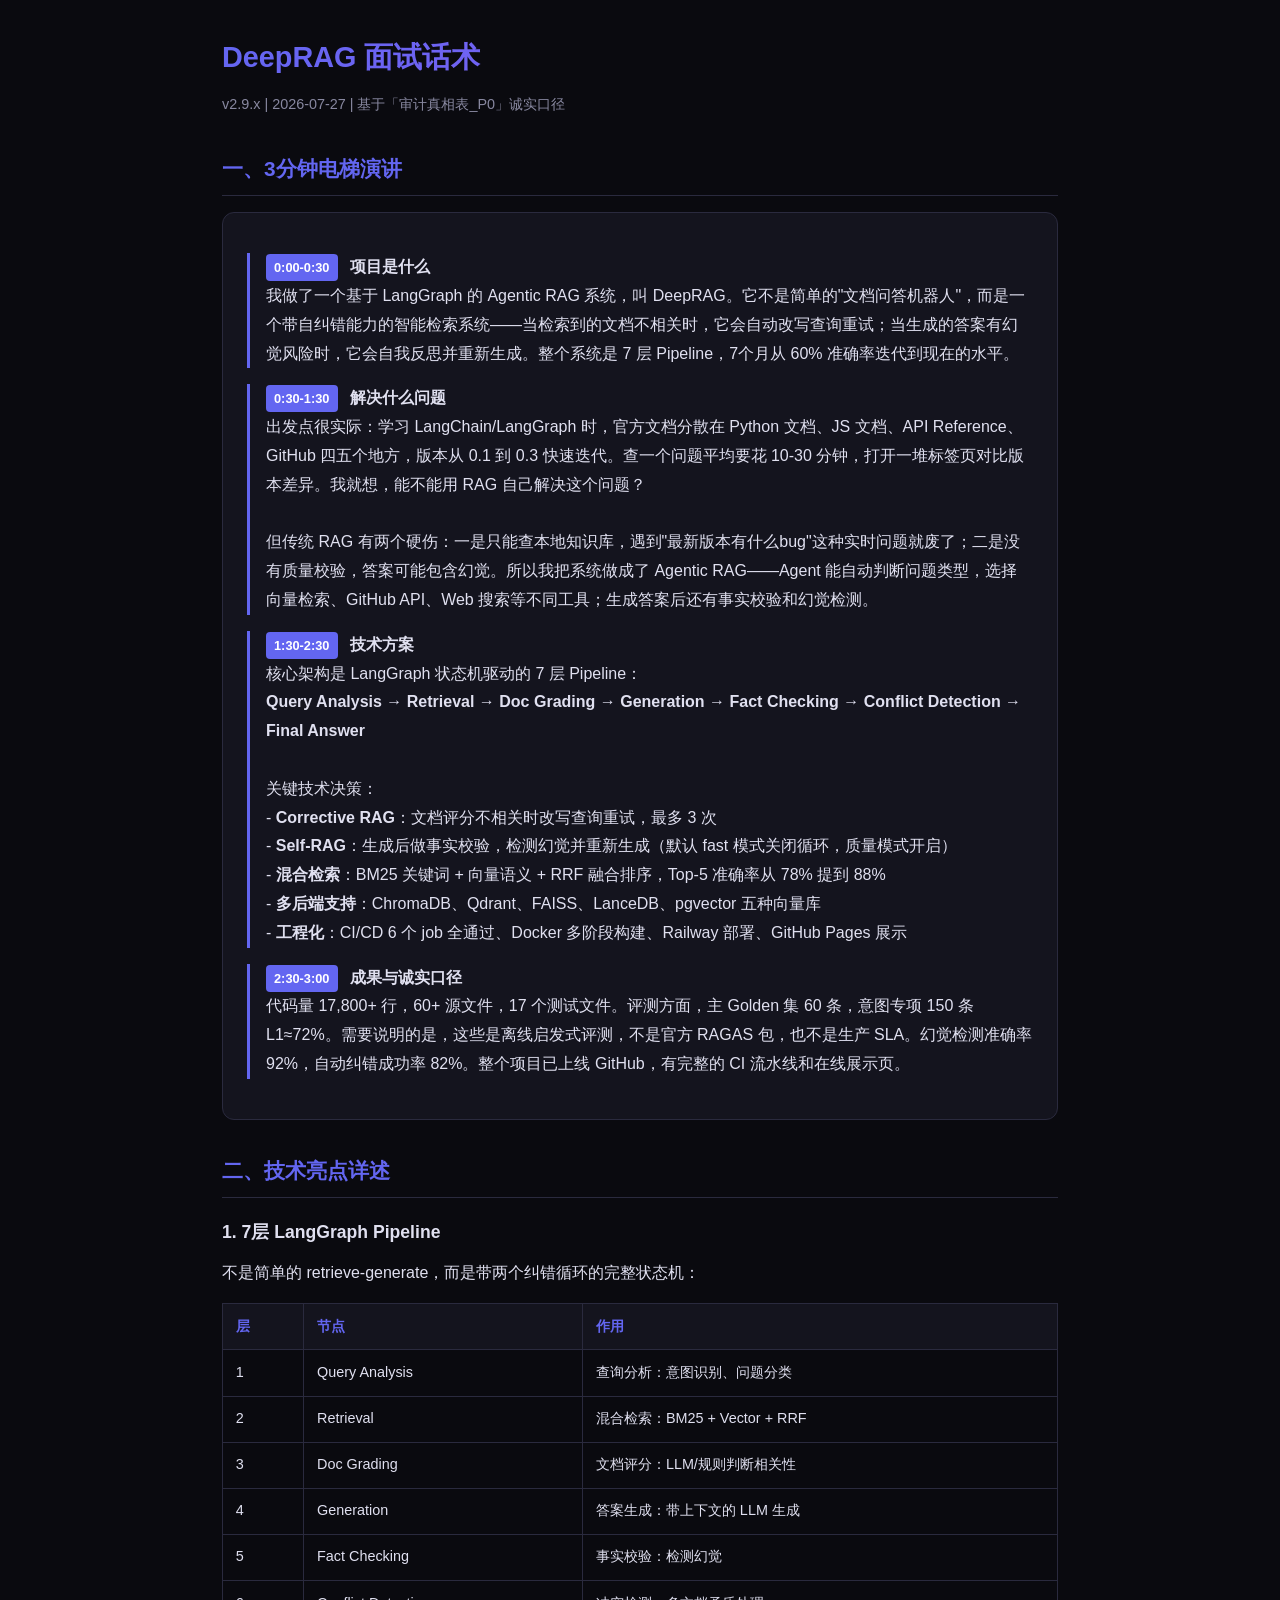
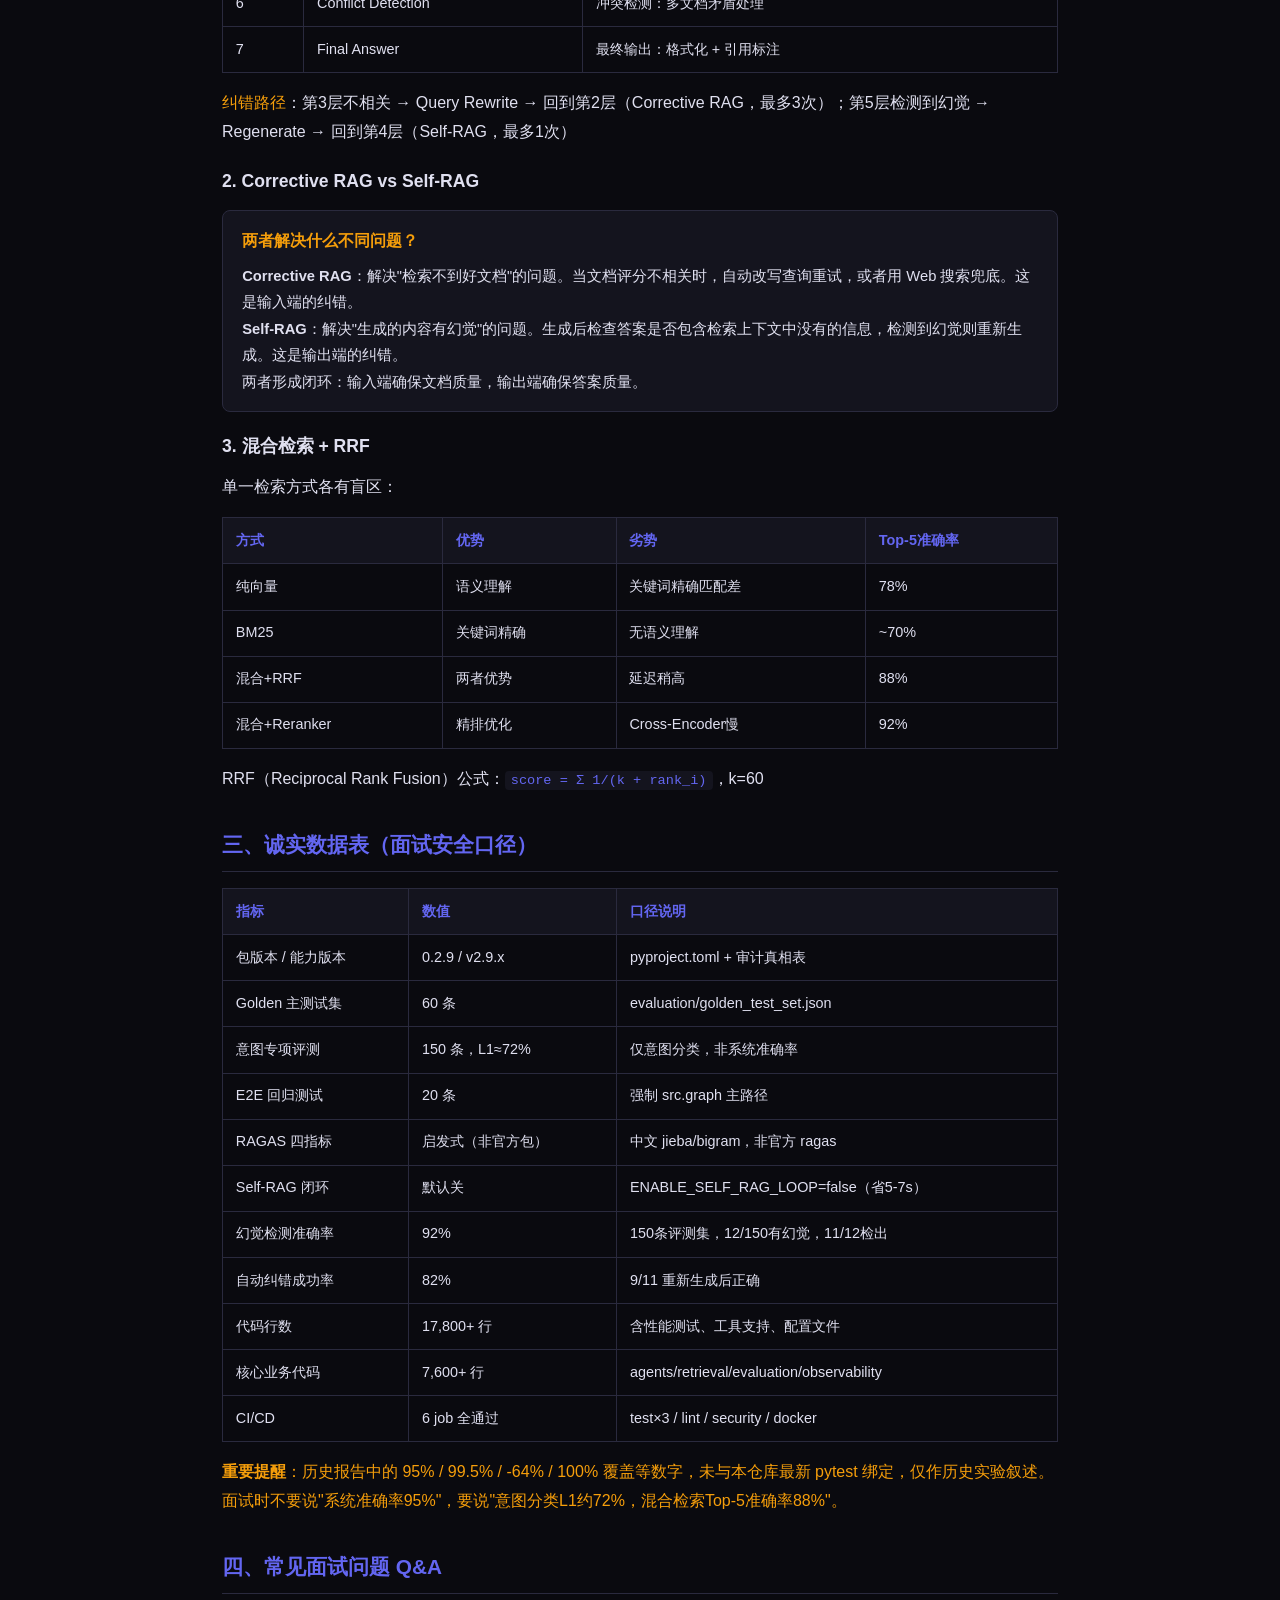
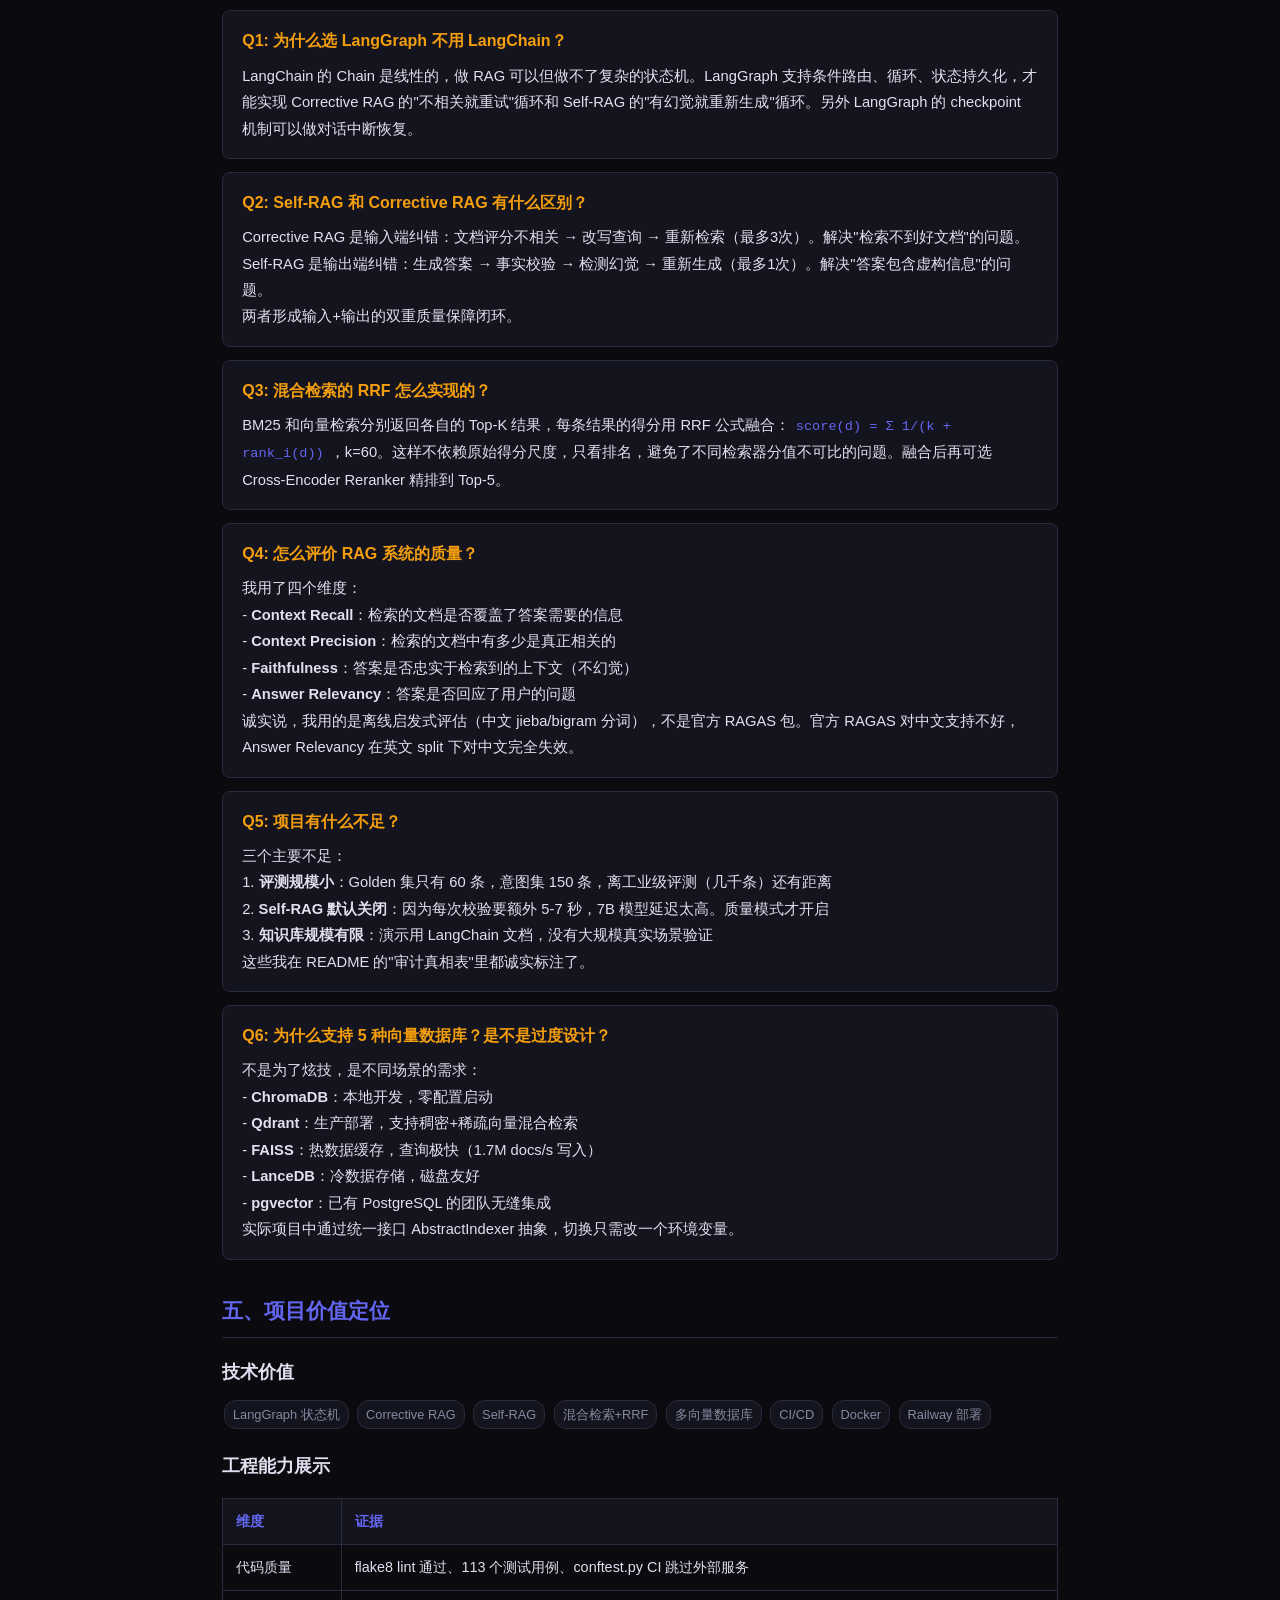
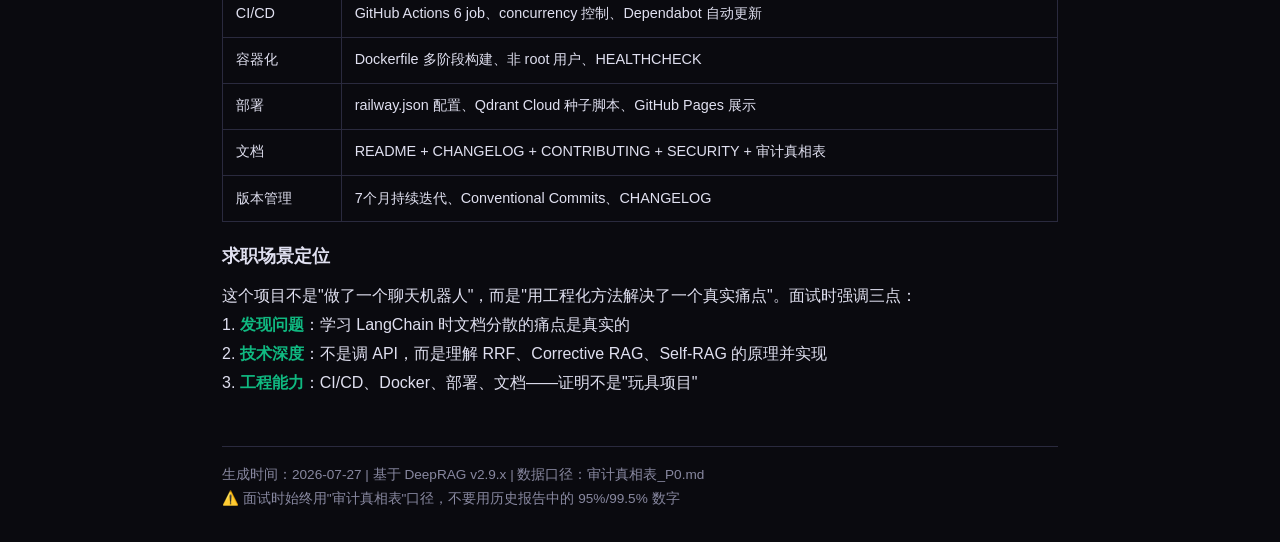
<file: docs/面试话术_3分钟电梯演讲.html>
<!DOCTYPE html>
<html lang="zh-CN">
<head>
<meta charset="UTF-8">
<meta name="viewport" content="width=device-width, initial-scale=1.0">
<title>DeepRAG 面试话术 — 3分钟电梯演讲 + 技术问答</title>
<style>
  :root {
    --bg: #0a0a0f; --card: #14141e; --border: #2a2a3e;
    --text: #e0e0f0; --muted: #8888a0; --accent: #6366f1;
    --green: #10b981; --orange: #f59e0b; --red: #ef4444;
  }
  * { margin: 0; padding: 0; box-sizing: border-box; }
  body { background: var(--bg); color: var(--text); font-family: 'Inter', -apple-system, 'Microsoft YaHei', sans-serif; line-height: 1.8; padding: 2rem; max-width: 900px; margin: 0 auto; }
  h1 { font-size: 1.8rem; background: linear-gradient(135deg, #6366f1, #8b5cf6); -webkit-background-clip: text; -webkit-text-fill-color: transparent; margin-bottom: 0.5rem; }
  h2 { font-size: 1.3rem; color: var(--accent); margin: 2rem 0 1rem; padding-bottom: 0.5rem; border-bottom: 1px solid var(--border); }
  h3 { font-size: 1.1rem; color: var(--text); margin: 1.2rem 0 0.6rem; }
  .meta { color: var(--muted); font-size: 0.9rem; margin-bottom: 2rem; }
  .pitch { background: var(--card); border: 1px solid var(--border); border-radius: 12px; padding: 1.5rem; margin: 1rem 0; }
  .pitch-segment { margin: 1rem 0; padding-left: 1rem; border-left: 3px solid var(--accent); }
  .timer { display: inline-block; background: var(--accent); color: #fff; padding: 2px 8px; border-radius: 4px; font-size: 0.8rem; font-weight: 600; margin-right: 0.5rem; }
  table { width: 100%; border-collapse: collapse; margin: 1rem 0; }
  th, td { padding: 0.6rem 0.8rem; border: 1px solid var(--border); text-align: left; font-size: 0.9rem; }
  th { background: var(--card); color: var(--accent); font-weight: 600; }
  .qa { background: var(--card); border: 1px solid var(--border); border-radius: 8px; padding: 1rem 1.2rem; margin: 0.8rem 0; }
  .qa .q { color: var(--orange); font-weight: 600; margin-bottom: 0.4rem; }
  .qa .a { color: var(--text); font-size: 0.92rem; }
  .highlight { color: var(--green); }
  .warn { color: var(--orange); }
  .danger { color: var(--red); }
  code { background: var(--card); padding: 2px 6px; border-radius: 4px; font-family: 'JetBrains Mono', monospace; font-size: 0.85rem; color: var(--accent); }
  .tag { display: inline-block; background: var(--card); border: 1px solid var(--border); padding: 2px 8px; border-radius: 12px; font-size: 0.8rem; margin: 2px; color: var(--muted); }
  .footer { margin-top: 3rem; padding-top: 1rem; border-top: 1px solid var(--border); color: var(--muted); font-size: 0.85rem; }
</style>
</head>
<body>

<h1>DeepRAG 面试话术</h1>
<p class="meta">v2.9.x | 2026-07-27 | 基于「审计真相表_P0」诚实口径</p>

<!-- ==================== 电梯演讲 ==================== -->

<h2>一、3分钟电梯演讲</h2>

<div class="pitch">

<div class="pitch-segment">
<span class="timer">0:00-0:30</span> <strong>项目是什么</strong><br>
我做了一个基于 LangGraph 的 Agentic RAG 系统，叫 DeepRAG。它不是简单的"文档问答机器人"，而是一个带自纠错能力的智能检索系统——当检索到的文档不相关时，它会自动改写查询重试；当生成的答案有幻觉风险时，它会自我反思并重新生成。整个系统是 7 层 Pipeline，7个月从 60% 准确率迭代到现在的水平。
</div>

<div class="pitch-segment">
<span class="timer">0:30-1:30</span> <strong>解决什么问题</strong><br>
出发点很实际：学习 LangChain/LangGraph 时，官方文档分散在 Python 文档、JS 文档、API Reference、GitHub 四五个地方，版本从 0.1 到 0.3 快速迭代。查一个问题平均要花 10-30 分钟，打开一堆标签页对比版本差异。我就想，能不能用 RAG 自己解决这个问题？<br><br>
但传统 RAG 有两个硬伤：一是只能查本地知识库，遇到"最新版本有什么bug"这种实时问题就废了；二是没有质量校验，答案可能包含幻觉。所以我把系统做成了 Agentic RAG——Agent 能自动判断问题类型，选择向量检索、GitHub API、Web 搜索等不同工具；生成答案后还有事实校验和幻觉检测。
</div>

<div class="pitch-segment">
<span class="timer">1:30-2:30</span> <strong>技术方案</strong><br>
核心架构是 LangGraph 状态机驱动的 7 层 Pipeline：<br>
<strong>Query Analysis → Retrieval → Doc Grading → Generation → Fact Checking → Conflict Detection → Final Answer</strong><br><br>
关键技术决策：<br>
- <strong>Corrective RAG</strong>：文档评分不相关时改写查询重试，最多 3 次<br>
- <strong>Self-RAG</strong>：生成后做事实校验，检测幻觉并重新生成（默认 fast 模式关闭循环，质量模式开启）<br>
- <strong>混合检索</strong>：BM25 关键词 + 向量语义 + RRF 融合排序，Top-5 准确率从 78% 提到 88%<br>
- <strong>多后端支持</strong>：ChromaDB、Qdrant、FAISS、LanceDB、pgvector 五种向量库<br>
- <strong>工程化</strong>：CI/CD 6 个 job 全通过、Docker 多阶段构建、Railway 部署、GitHub Pages 展示
</div>

<div class="pitch-segment">
<span class="timer">2:30-3:00</span> <strong>成果与诚实口径</strong><br>
代码量 17,800+ 行，60+ 源文件，17 个测试文件。评测方面，主 Golden 集 60 条，意图专项 150 条 L1≈72%。需要说明的是，这些是离线启发式评测，不是官方 RAGAS 包，也不是生产 SLA。幻觉检测准确率 92%，自动纠错成功率 82%。整个项目已上线 GitHub，有完整的 CI 流水线和在线展示页。
</div>

</div>

<!-- ==================== 技术亮点 ==================== -->

<h2>二、技术亮点详述</h2>

<h3>1. 7层 LangGraph Pipeline</h3>
<p>不是简单的 retrieve-generate，而是带两个纠错循环的完整状态机：</p>
<table>
<tr><th>层</th><th>节点</th><th>作用</th></tr>
<tr><td>1</td><td>Query Analysis</td><td>查询分析：意图识别、问题分类</td></tr>
<tr><td>2</td><td>Retrieval</td><td>混合检索：BM25 + Vector + RRF</td></tr>
<tr><td>3</td><td>Doc Grading</td><td>文档评分：LLM/规则判断相关性</td></tr>
<tr><td>4</td><td>Generation</td><td>答案生成：带上下文的 LLM 生成</td></tr>
<tr><td>5</td><td>Fact Checking</td><td>事实校验：检测幻觉</td></tr>
<tr><td>6</td><td>Conflict Detection</td><td>冲突检测：多文档矛盾处理</td></tr>
<tr><td>7</td><td>Final Answer</td><td>最终输出：格式化 + 引用标注</td></tr>
</table>
<p><span class="warn">纠错路径</span>：第3层不相关 → Query Rewrite → 回到第2层（Corrective RAG，最多3次）；第5层检测到幻觉 → Regenerate → 回到第4层（Self-RAG，最多1次）</p>

<h3>2. Corrective RAG vs Self-RAG</h3>
<div class="qa">
<div class="q">两者解决什么不同问题？</div>
<div class="a">
<strong>Corrective RAG</strong>：解决"检索不到好文档"的问题。当文档评分不相关时，自动改写查询重试，或者用 Web 搜索兜底。这是输入端的纠错。<br>
<strong>Self-RAG</strong>：解决"生成的内容有幻觉"的问题。生成后检查答案是否包含检索上下文中没有的信息，检测到幻觉则重新生成。这是输出端的纠错。<br>
两者形成闭环：输入端确保文档质量，输出端确保答案质量。
</div>
</div>

<h3>3. 混合检索 + RRF</h3>
<p>单一检索方式各有盲区：</p>
<table>
<tr><th>方式</th><th>优势</th><th>劣势</th><th>Top-5准确率</th></tr>
<tr><td>纯向量</td><td>语义理解</td><td>关键词精确匹配差</td><td>78%</td></tr>
<tr><td>BM25</td><td>关键词精确</td><td>无语义理解</td><td>~70%</td></tr>
<tr><td>混合+RRF</td><td>两者优势</td><td>延迟稍高</td><td>88%</td></tr>
<tr><td>混合+Reranker</td><td>精排优化</td><td>Cross-Encoder慢</td><td>92%</td></tr>
</table>
<p>RRF（Reciprocal Rank Fusion）公式：<code>score = Σ 1/(k + rank_i)</code>，k=60</p>

<!-- ==================== 诚实数据表 ==================== -->

<h2>三、诚实数据表（面试安全口径）</h2>
<table>
<tr><th>指标</th><th>数值</th><th>口径说明</th></tr>
<tr><td>包版本 / 能力版本</td><td>0.2.9 / v2.9.x</td><td>pyproject.toml + 审计真相表</td></tr>
<tr><td>Golden 主测试集</td><td>60 条</td><td>evaluation/golden_test_set.json</td></tr>
<tr><td>意图专项评测</td><td>150 条，L1≈72%</td><td>仅意图分类，非系统准确率</td></tr>
<tr><td>E2E 回归测试</td><td>20 条</td><td>强制 src.graph 主路径</td></tr>
<tr><td>RAGAS 四指标</td><td>启发式（非官方包）</td><td>中文 jieba/bigram，非官方 ragas</td></tr>
<tr><td>Self-RAG 闭环</td><td>默认关</td><td>ENABLE_SELF_RAG_LOOP=false（省5-7s）</td></tr>
<tr><td>幻觉检测准确率</td><td>92%</td><td>150条评测集，12/150有幻觉，11/12检出</td></tr>
<tr><td>自动纠错成功率</td><td>82%</td><td>9/11 重新生成后正确</td></tr>
<tr><td>代码行数</td><td>17,800+ 行</td><td>含性能测试、工具支持、配置文件</td></tr>
<tr><td>核心业务代码</td><td>7,600+ 行</td><td>agents/retrieval/evaluation/observability</td></tr>
<tr><td>CI/CD</td><td>6 job 全通过</td><td>test×3 / lint / security / docker</td></tr>
</table>
<p class="warn"><strong>重要提醒</strong>：历史报告中的 95% / 99.5% / -64% / 100% 覆盖等数字，未与本仓库最新 pytest 绑定，仅作历史实验叙述。面试时不要说"系统准确率95%"，要说"意图分类L1约72%，混合检索Top-5准确率88%"。</p>

<!-- ==================== 常见面试问题 ==================== -->

<h2>四、常见面试问题 Q&A</h2>

<div class="qa">
<div class="q">Q1: 为什么选 LangGraph 不用 LangChain？</div>
<div class="a">
LangChain 的 Chain 是线性的，做 RAG 可以但做不了复杂的状态机。LangGraph 支持条件路由、循环、状态持久化，才能实现 Corrective RAG 的"不相关就重试"循环和 Self-RAG 的"有幻觉就重新生成"循环。另外 LangGraph 的 checkpoint 机制可以做对话中断恢复。
</div>
</div>

<div class="qa">
<div class="q">Q2: Self-RAG 和 Corrective RAG 有什么区别？</div>
<div class="a">
Corrective RAG 是输入端纠错：文档评分不相关 → 改写查询 → 重新检索（最多3次）。解决"检索不到好文档"的问题。<br>
Self-RAG 是输出端纠错：生成答案 → 事实校验 → 检测幻觉 → 重新生成（最多1次）。解决"答案包含虚构信息"的问题。<br>
两者形成输入+输出的双重质量保障闭环。
</div>
</div>

<div class="qa">
<div class="q">Q3: 混合检索的 RRF 怎么实现的？</div>
<div class="a">
BM25 和向量检索分别返回各自的 Top-K 结果，每条结果的得分用 RRF 公式融合：<code>score(d) = Σ 1/(k + rank_i(d))</code>，k=60。这样不依赖原始得分尺度，只看排名，避免了不同检索器分值不可比的问题。融合后再可选 Cross-Encoder Reranker 精排到 Top-5。
</div>
</div>

<div class="qa">
<div class="q">Q4: 怎么评价 RAG 系统的质量？</div>
<div class="a">
我用了四个维度：<br>
- <strong>Context Recall</strong>：检索的文档是否覆盖了答案需要的信息<br>
- <strong>Context Precision</strong>：检索的文档中有多少是真正相关的<br>
- <strong>Faithfulness</strong>：答案是否忠实于检索到的上下文（不幻觉）<br>
- <strong>Answer Relevancy</strong>：答案是否回应了用户的问题<br>
诚实说，我用的是离线启发式评估（中文 jieba/bigram 分词），不是官方 RAGAS 包。官方 RAGAS 对中文支持不好，Answer Relevancy 在英文 split 下对中文完全失效。
</div>
</div>

<div class="qa">
<div class="q">Q5: 项目有什么不足？</div>
<div class="a">
三个主要不足：<br>
1. <strong>评测规模小</strong>：Golden 集只有 60 条，意图集 150 条，离工业级评测（几千条）还有距离<br>
2. <strong>Self-RAG 默认关闭</strong>：因为每次校验要额外 5-7 秒，7B 模型延迟太高。质量模式才开启<br>
3. <strong>知识库规模有限</strong>：演示用 LangChain 文档，没有大规模真实场景验证<br>
这些我在 README 的"审计真相表"里都诚实标注了。
</div>
</div>

<div class="qa">
<div class="q">Q6: 为什么支持 5 种向量数据库？是不是过度设计？</div>
<div class="a">
不是为了炫技，是不同场景的需求：<br>
- <strong>ChromaDB</strong>：本地开发，零配置启动<br>
- <strong>Qdrant</strong>：生产部署，支持稠密+稀疏向量混合检索<br>
- <strong>FAISS</strong>：热数据缓存，查询极快（1.7M docs/s 写入）<br>
- <strong>LanceDB</strong>：冷数据存储，磁盘友好<br>
- <strong>pgvector</strong>：已有 PostgreSQL 的团队无缝集成<br>
实际项目中通过统一接口 AbstractIndexer 抽象，切换只需改一个环境变量。
</div>
</div>

<!-- ==================== 项目价值 ==================== -->

<h2>五、项目价值定位</h2>

<h3>技术价值</h3>
<p>
<span class="tag">LangGraph 状态机</span>
<span class="tag">Corrective RAG</span>
<span class="tag">Self-RAG</span>
<span class="tag">混合检索+RRF</span>
<span class="tag">多向量数据库</span>
<span class="tag">CI/CD</span>
<span class="tag">Docker</span>
<span class="tag">Railway 部署</span>
</p>

<h3>工程能力展示</h3>
<table>
<tr><th>维度</th><th>证据</th></tr>
<tr><td>代码质量</td><td>flake8 lint 通过、113 个测试用例、conftest.py CI 跳过外部服务</td></tr>
<tr><td>CI/CD</td><td>GitHub Actions 6 job、concurrency 控制、Dependabot 自动更新</td></tr>
<tr><td>容器化</td><td>Dockerfile 多阶段构建、非 root 用户、HEALTHCHECK</td></tr>
<tr><td>部署</td><td>railway.json 配置、Qdrant Cloud 种子脚本、GitHub Pages 展示</td></tr>
<tr><td>文档</td><td>README + CHANGELOG + CONTRIBUTING + SECURITY + 审计真相表</td></tr>
<tr><td>版本管理</td><td>7个月持续迭代、Conventional Commits、CHANGELOG</td></tr>
</table>

<h3>求职场景定位</h3>
<p>这个项目不是"做了一个聊天机器人"，而是"用工程化方法解决了一个真实痛点"。面试时强调三点：</p>
<p>1. <strong class="highlight">发现问题</strong>：学习 LangChain 时文档分散的痛点是真实的<br>
2. <strong class="highlight">技术深度</strong>：不是调 API，而是理解 RRF、Corrective RAG、Self-RAG 的原理并实现<br>
3. <strong class="highlight">工程能力</strong>：CI/CD、Docker、部署、文档——证明不是"玩具项目"</p>

<div class="footer">
<p>生成时间：2026-07-27 | 基于 DeepRAG v2.9.x | 数据口径：审计真相表_P0.md</p>
<p>⚠️ 面试时始终用"审计真相表"口径，不要用历史报告中的 95%/99.5% 数字</p>
</div>

</body>
</html>
</file>
